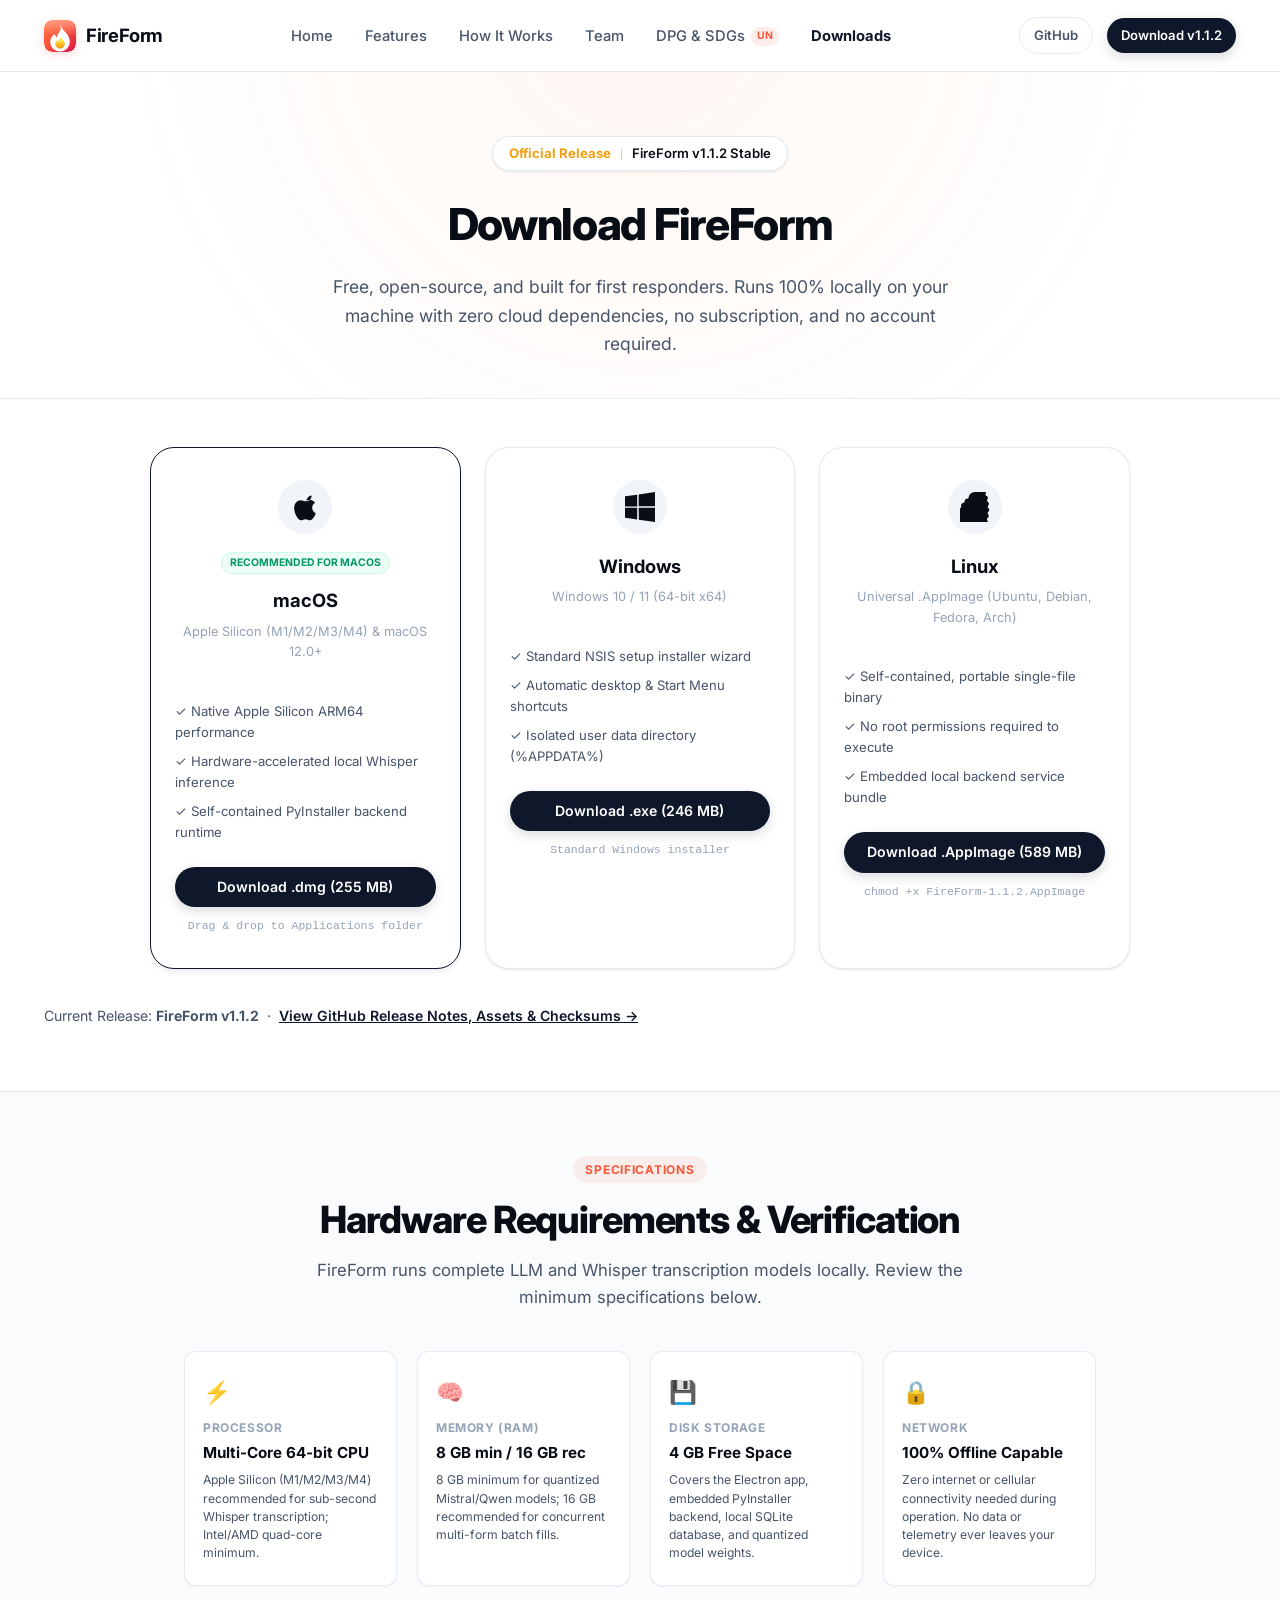
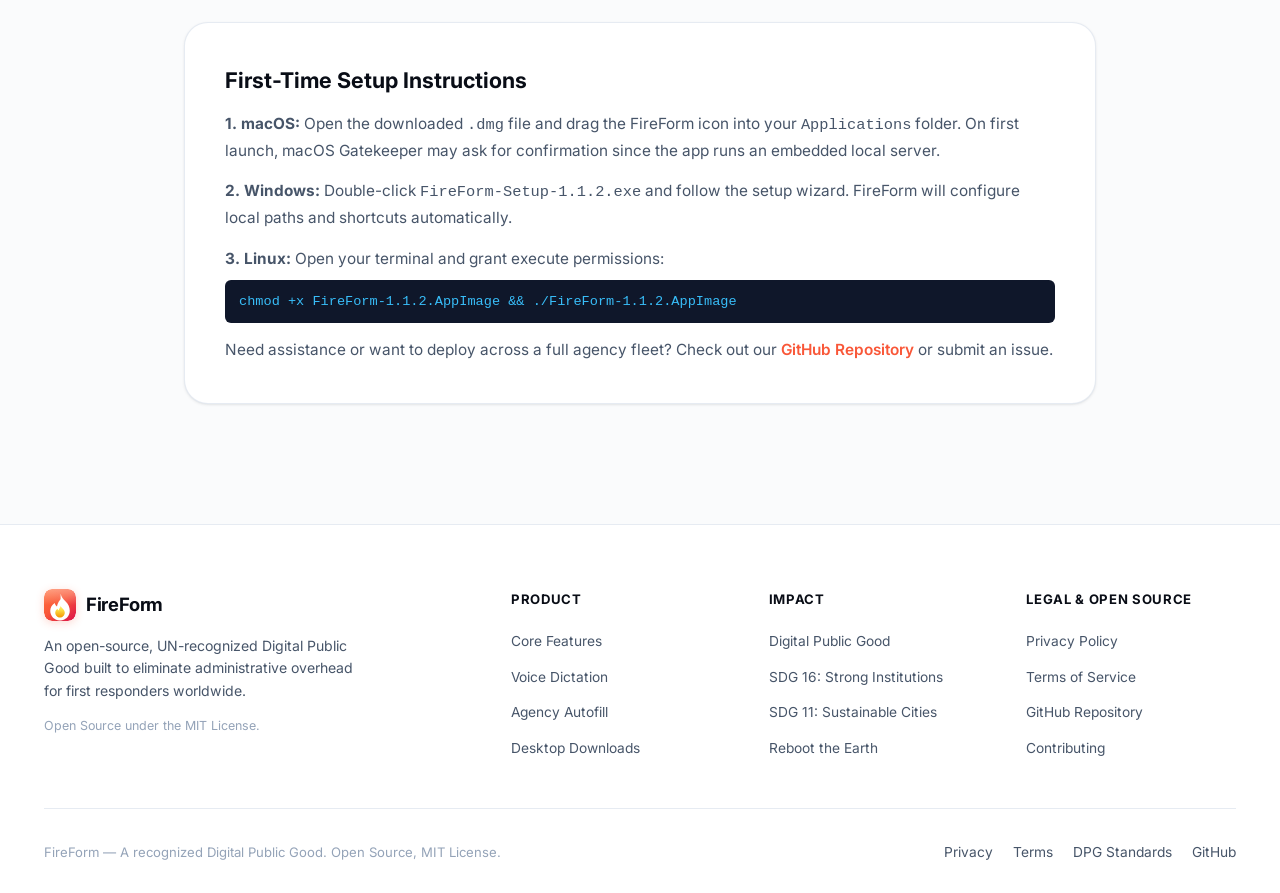
<file: download.html>
<!DOCTYPE html>
<html lang="en">

<head>
  <meta charset="UTF-8">
  <meta name="viewport" content="width=device-width, initial-scale=1.0">
  <title>Download FireForm — Offline AI Incident Reporting for Desktop</title>
  <meta name="description"
    content="Download FireForm for macOS, Windows, and Linux. Free, open-source, and 100% offline incident reporting powered by local AI.">
  <link rel="icon" type="image/svg+xml" href="assets/logo.svg">
  <link rel="icon" type="image/png" href="assets/icon.png">
  <link rel="stylesheet" href="styles.css">
  <link rel="preconnect" href="https://fonts.googleapis.com">
  <link rel="preconnect" href="https://fonts.gstatic.com" crossorigin>
  <link
    href="https://fonts.googleapis.com/css2?family=Inter:wght@400;500;600;700;800&family=JetBrains+Mono:wght@400;500;600&display=swap"
    rel="stylesheet">
</head>

<body>

  <!-- Top Sticky Navigation Bar -->
  <header class="site-header">
    <div class="container">
      <div class="header-inner">
        <!-- Logo and Brand -->
        <a href="index.html" class="brand-link" id="brand-home-link">
          <div class="brand-icon-box">
            <img src="assets/logo.svg" alt="FireForm Logo" width="30" height="30">
          </div>
          <span>FireForm</span>

        </a>

        <!-- Center Nav Items -->
        <ul class="nav-menu">
          <li><a href="index.html" class="nav-link">Home</a></li>
          <li><a href="index.html#features" class="nav-link">Features</a></li>
          <li><a href="index.html#how-it-works" class="nav-link">How It Works</a></li>
          <li><a href="index.html#creators" class="nav-link">Team</a></li>
          <li><a href="dpg.html" class="nav-link">DPG & SDGs <span class="badge-new">UN</span></a></li>
          <li><a href="download.html" class="nav-link active"
              style="color: var(--color-brand-primary); font-weight: 700;">Downloads</a></li>
        </ul>

        <!-- Right Action CTAs -->
        <div class="header-actions">
          <a href="https://github.com/fireform-core/FireForm" target="_blank" rel="noopener noreferrer"
            class="btn btn-outline btn-sm">
            <span>GitHub</span>
          </a>
          <a href="download.html" class="btn btn-primary btn-sm">
            <span>Download v1.1.2</span>
          </a>
          <button class="mobile-toggle" aria-label="Toggle navigation menu">
            <svg width="20" height="20" viewBox="0 0 24 24" fill="none" stroke="currentColor" stroke-width="2">
              <line x1="3" y1="12" x2="21" y2="12"></line>
              <line x1="3" y1="6" x2="21" y2="6"></line>
              <line x1="3" y1="18" x2="21" y2="18"></line>
            </svg>
          </button>
        </div>
      </div>
    </div>
  </header>

  <!-- Download Page Header -->
  <section class="doc-page-header">
    <div class="container container-narrow">
      <div class="hero-award-badge" style="margin-bottom: 18px;">
        <span class="badge-stars">Official Release</span>
        <span class="badge-divider"></span>
        <span class="badge-text">FireForm v1.1.2 Stable</span>
      </div>
      <h1 class="doc-page-title">Download FireForm</h1>
      <p class="doc-page-subtitle">
        Free, open-source, and built for first responders. Runs 100% locally on your machine with zero cloud
        dependencies, no subscription, and no account required.
      </p>
    </div>
  </section>

  <!-- Download Cards Section -->
  <section class="download-page-section">
    <div class="container">
      <div class="download-cards-grid">

        <!-- macOS Card -->
        <div class="download-platform-card download-card-featured">
          <div class="platform-icon-circle">
            <svg width="32" height="32" viewBox="0 0 24 24" fill="currentColor">
              <path
                d="M18.71 19.5c-.83 1.24-1.71 2.45-3.05 2.47-1.34.03-1.77-.79-3.29-.79-1.53 0-2 .77-3.27.82-1.31.05-2.3-1.32-3.14-2.53C4.25 17 2.94 12.45 4.7 9.39c.87-1.52 2.43-2.48 4.12-2.51 1.28-.02 2.5.87 3.29.87.78 0 2.26-1.07 3.81-.91.65.03 2.47.26 3.64 1.98-.09.06-2.17 1.28-2.15 3.81.03 3.02 2.65 4.03 2.68 4.04-.03.07-.42 1.44-1.38 2.83M15.97 6.37c.64-.78 1.08-1.86.96-2.95-1 .04-2.13.66-2.8 1.44-.59.68-1.11 1.77-.97 2.83 1.12.09 2.18-.54 2.81-1.32z" />
            </svg>
          </div>
          <div class="platform-badge-pill">Recommended for macOS</div>
          <div class="platform-name">macOS</div>
          <div class="platform-specs">Apple Silicon (M1/M2/M3/M4) & macOS 12.0+</div>

          <ul class="download-feature-list">
            <li>✓ Native Apple Silicon ARM64 performance</li>
            <li>✓ Hardware-accelerated local Whisper inference</li>
            <li>✓ Self-contained PyInstaller backend runtime</li>
          </ul>

          <a href="https://github.com/fireform-core/fireform-frontend/releases/download/v1.1.2/FireForm-1.1.2-arm64.dmg"
            class="btn btn-primary btn-block">
            <span>Download .dmg (255 MB)</span>
          </a>
          <div class="download-subnote">Drag & drop to Applications folder</div>
        </div>

        <!-- Windows Card -->
        <div class="download-platform-card">
          <div class="platform-icon-circle">
            <svg width="30" height="30" viewBox="0 0 24 24" fill="currentColor">
              <path
                d="M0 3.449L9.75 2.1v9.451H0m10.949-9.602L24 0v11.4H10.949M0 12.6h9.75v9.451L0 20.699M10.949 12.6H24V24l-12.9-1.801" />
            </svg>
          </div>
          <div class="platform-name">Windows</div>
          <div class="platform-specs">Windows 10 / 11 (64-bit x64)</div>

          <ul class="download-feature-list">
            <li>✓ Standard NSIS setup installer wizard</li>
            <li>✓ Automatic desktop & Start Menu shortcuts</li>
            <li>✓ Isolated user data directory (%APPDATA%)</li>
          </ul>

          <a href="https://github.com/fireform-core/fireform-frontend/releases/download/v1.1.2/FireForm-Setup-1.1.2.exe"
            class="btn btn-primary btn-block">
            <span>Download .exe (246 MB)</span>
          </a>
          <div class="download-subnote">Standard Windows installer</div>
        </div>

        <!-- Linux Card -->
        <div class="download-platform-card">
          <div class="platform-icon-circle">
            <svg width="30" height="30" viewBox="0 0 24 24" fill="currentColor">
              <path
                d="M12.002 0c-2.317 0-4.322 1.34-4.887 3.328l-.348 1.258c-.14.502-.63.844-1.15.802-.82-.066-1.554.437-1.727 1.25l-.26 1.22c-.115.545-.584.938-1.139.954-.88.026-1.58.74-1.564 1.62l.024 1.312c.01.56-.372 1.054-.926 1.196-.807.208-1.295.993-1.132 1.815l.238 1.2c.11.556-.204 1.107-.745 1.294-.787.272-1.218 1.108-.99 1.916l.322 1.144c.152.54-.108 1.118-.622 1.365-.75.362-1.077 1.246-.75 2.032.327.786 1.21 1.114 1.996.75l1.178-.545c.504-.233 1.102-.02 1.37.487.394.747 1.29 1.025 2.054.636l1.108-.564c.5-.255 1.107-.073 1.402.417.435.723 1.354.954 2.107.53l1.118-.627c.488-.274 1.103-.134 1.43.326.48.675 1.42.85 2.152.4l1.09-.67c.48-.295 1.1-.19 1.45.242.52.64 1.47.74 2.18.23l1.03-.73c.47-.33 1.1-.26 1.48.16.56.6 1.52.65 2.2.11.69-.53.75-1.5.15-2.2-.42-.48-.41-1.21.03-1.68l.8-.85c.6-.64.55-1.63-.12-2.21-.49-.43-.57-1.16-.18-1.68l.74-.98c.55-.73.4-1.74-.34-2.27-.53-.38-.7-1.09-.4-1.65l.59-1.1c.42-.78.14-1.74-.63-2.19-.58-.33-.84-1.01-.6-1.61l.46-1.15c.34-.84-.07-1.8-.9-2.14-.62-.25-.97-.88-.82-1.53l.28-1.21c.21-.89-.35-1.76-1.24-1.97-.66-.16-1.1-.73-1.04-1.4l.1-1.23c.08-.92-.61-1.71-1.53-1.76-.68-.04-1.22-.55-1.28-1.23l-.11-1.23c-.09-.96-.9-1.69-1.86-1.64-.69.04-1.29-.44-1.41-1.12l-.22-1.24C16.89 1.32 14.88 0 12.56 0h-.56z" />
            </svg>
          </div>
          <div class="platform-name">Linux</div>
          <div class="platform-specs">Universal .AppImage (Ubuntu, Debian, Fedora, Arch)</div>

          <ul class="download-feature-list">
            <li>✓ Self-contained, portable single-file binary</li>
            <li>✓ No root permissions required to execute</li>
            <li>✓ Embedded local backend service bundle</li>
          </ul>

          <a href="https://github.com/fireform-core/fireform-frontend/releases/download/v1.1.2/FireForm-1.1.2.AppImage"
            class="btn btn-primary btn-block">
            <span>Download .AppImage (589 MB)</span>
          </a>
          <div class="download-subnote">chmod +x FireForm-1.1.2.AppImage</div>
        </div>

      </div>

      <!-- Release Checksum Banner -->
      <div class="release-notes-banner" style="margin-top: 36px;">
        Current Release: <strong>FireForm v1.1.2</strong> &nbsp;·&nbsp;
        <a href="https://github.com/fireform-core/fireform-frontend/releases/tag/v1.1.2" target="_blank"
          rel="noopener noreferrer">
          View GitHub Release Notes, Assets &amp; Checksums →
        </a>
      </div>
    </div>
  </section>

  <!-- System Requirements & Architecture Specifications -->
  <section class="download-details-section">
    <div class="container container-narrow">
      <div class="section-head" style="margin-bottom: 40px;">
        <span class="section-pill">Specifications</span>
        <h2 class="section-title">Hardware Requirements &amp; Verification</h2>
        <p class="section-subtitle">
          FireForm runs complete LLM and Whisper transcription models locally. Review the minimum specifications below.
        </p>
      </div>

      <div class="specs-grid">
        <div class="spec-card">
          <div class="spec-icon">⚡</div>
          <div class="spec-title">Processor</div>
          <div class="spec-val">Multi-Core 64-bit CPU</div>
          <div class="spec-desc">Apple Silicon (M1/M2/M3/M4) recommended for sub-second Whisper transcription; Intel/AMD
            quad-core minimum.</div>
        </div>

        <div class="spec-card">
          <div class="spec-icon">🧠</div>
          <div class="spec-title">Memory (RAM)</div>
          <div class="spec-val">8 GB min / 16 GB rec</div>
          <div class="spec-desc">8 GB minimum for quantized Mistral/Qwen models; 16 GB recommended for concurrent
            multi-form batch fills.</div>
        </div>

        <div class="spec-card">
          <div class="spec-icon">💾</div>
          <div class="spec-title">Disk Storage</div>
          <div class="spec-val">4 GB Free Space</div>
          <div class="spec-desc">Covers the Electron app, embedded PyInstaller backend, local SQLite database, and
            quantized model weights.</div>
        </div>

        <div class="spec-card">
          <div class="spec-icon">🔒</div>
          <div class="spec-title">Network</div>
          <div class="spec-val">100% Offline Capable</div>
          <div class="spec-desc">Zero internet or cellular connectivity needed during operation. No data or telemetry
            ever leaves your device.</div>
        </div>
      </div>

      <!-- Installation Guide Card -->
      <div class="doc-card" style="margin-top: 36px;">
        <h2>First-Time Setup Instructions</h2>
        <p>
          <strong>1. macOS:</strong> Open the downloaded <code>.dmg</code> file and drag the FireForm icon into your
          <code>Applications</code> folder. On first launch, macOS Gatekeeper may ask for confirmation since the app
          runs an embedded local server.
        </p>
        <p>
          <strong>2. Windows:</strong> Double-click <code>FireForm-Setup-1.1.2.exe</code> and follow the setup wizard.
          FireForm will configure local paths and shortcuts automatically.
        </p>
        <p>
          <strong>3. Linux:</strong> Open your terminal and grant execute permissions:
          <br>
          <code
            style="display: block; margin-top: 8px; padding: 10px 14px; background: #0f172a; color: #38bdf8; border-radius: 6px; font-family: var(--font-mono); font-size: 0.85rem;">chmod +x FireForm-1.1.2.AppImage && ./FireForm-1.1.2.AppImage</code>
        </p>
        <p style="margin-top: 14px;">
          Need assistance or want to deploy across a full agency fleet? Check out our
          <a href="https://github.com/fireform-core/FireForm" target="_blank" rel="noopener noreferrer"
            style="color: var(--color-accent-flame); font-weight: 600;">GitHub Repository</a> or submit an issue.
        </p>
      </div>
    </div>
  </section>

  <!-- Modern Clean Footer -->
  <footer class="site-footer">
    <div class="container">
      <div class="footer-top-grid">
        <!-- Brand Info -->
        <div class="footer-brand-info">
          <a href="index.html" class="brand-link">
            <div class="brand-icon-box">
              <img src="assets/logo.svg" alt="FireForm Logo" width="28" height="28">
            </div>
            <span>FireForm</span>
          </a>
          <p class="footer-desc">
            An open-source, UN-recognized Digital Public Good built to eliminate administrative overhead for first
            responders worldwide.
          </p>
          <div style="font-size: 0.78rem; color: #94a3b8;">
            Open Source under the MIT License.
          </div>
        </div>

        <!-- Product -->
        <div>
          <div class="footer-col-title">Product</div>
          <ul class="footer-nav-list">
            <li><a href="index.html#features" class="footer-nav-link">Core Features</a></li>
            <li><a href="index.html#how-it-works" class="footer-nav-link">Voice Dictation</a></li>
            <li><a href="index.html#agencies" class="footer-nav-link">Agency Autofill</a></li>
            <li><a href="download.html" class="footer-nav-link">Desktop Downloads</a></li>
          </ul>
        </div>

        <!-- Impact & Standards -->
        <div>
          <div class="footer-col-title">Impact</div>
          <ul class="footer-nav-list">
            <li><a href="dpg.html" class="footer-nav-link">Digital Public Good</a></li>
            <li><a href="dpg.html#sdg16" class="footer-nav-link">SDG 16: Strong Institutions</a></li>
            <li><a href="dpg.html#sdg11" class="footer-nav-link">SDG 11: Sustainable Cities</a></li>
            <li><a href="https://github.com/fireform-core/FireForm" target="_blank" rel="noopener noreferrer"
                class="footer-nav-link">Reboot the Earth</a></li>
          </ul>
        </div>

        <!-- Resources & Legal -->
        <div>
          <div class="footer-col-title">Legal & Open Source</div>
          <ul class="footer-nav-list">
            <li><a href="privacy.html" class="footer-nav-link">Privacy Policy</a></li>
            <li><a href="terms.html" class="footer-nav-link">Terms of Service</a></li>
            <li><a href="https://github.com/fireform-core/FireForm" target="_blank" rel="noopener noreferrer"
                class="footer-nav-link">GitHub Repository</a></li>
            <li><a href="https://github.com/fireform-core/FireForm/blob/main/CONTRIBUTING.md" target="_blank"
                rel="noopener noreferrer" class="footer-nav-link">Contributing</a></li>
          </ul>
        </div>
      </div>

      <div class="footer-bottom-bar">
        <div>
          FireForm — A recognized Digital Public Good. Open Source, MIT License.
        </div>
        <div class="footer-bottom-links">
          <a href="privacy.html" class="footer-nav-link">Privacy</a>
          <a href="terms.html" class="footer-nav-link">Terms</a>
          <a href="dpg.html" class="footer-nav-link">DPG Standards</a>
          <a href="https://github.com/fireform-core/FireForm" class="footer-nav-link" target="_blank"
            rel="noopener noreferrer">GitHub</a>
        </div>
      </div>
    </div>
  </footer>

  <script src="script.js"></script>
</body>

</html>
</file>
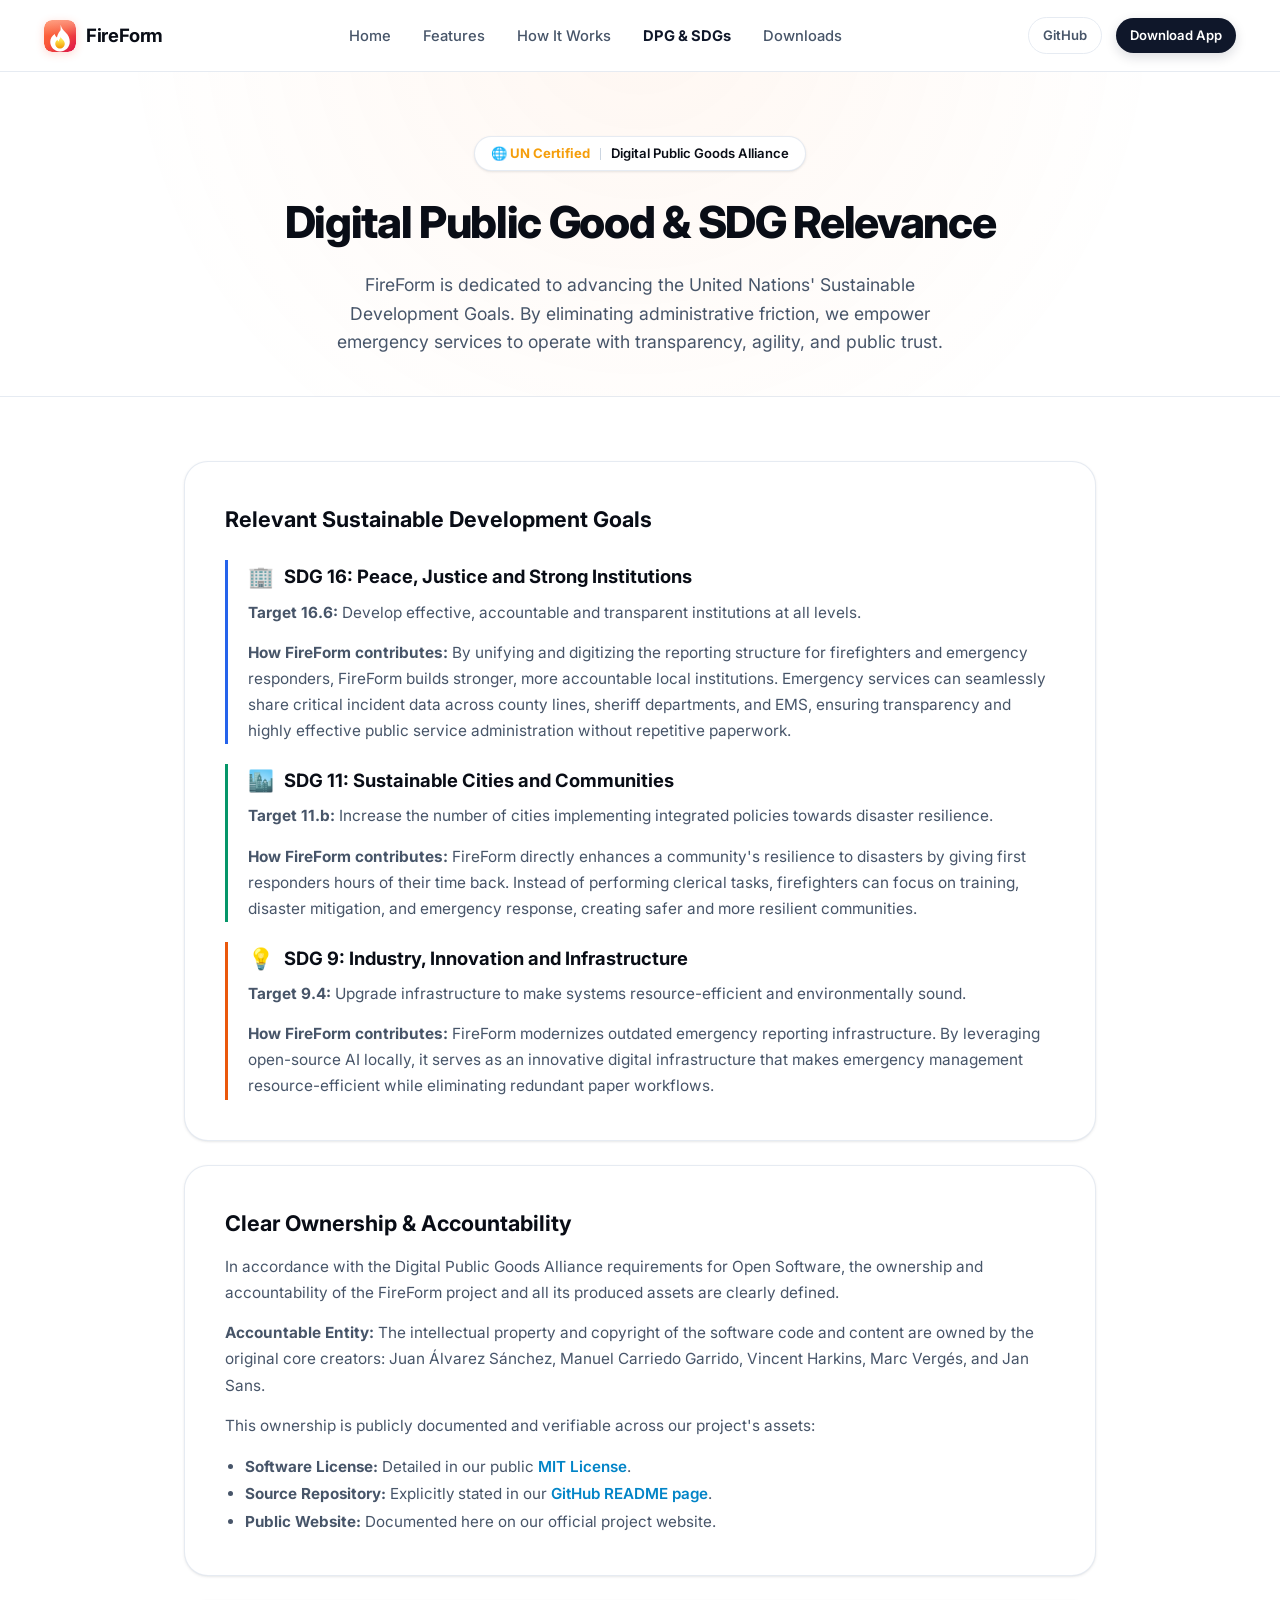
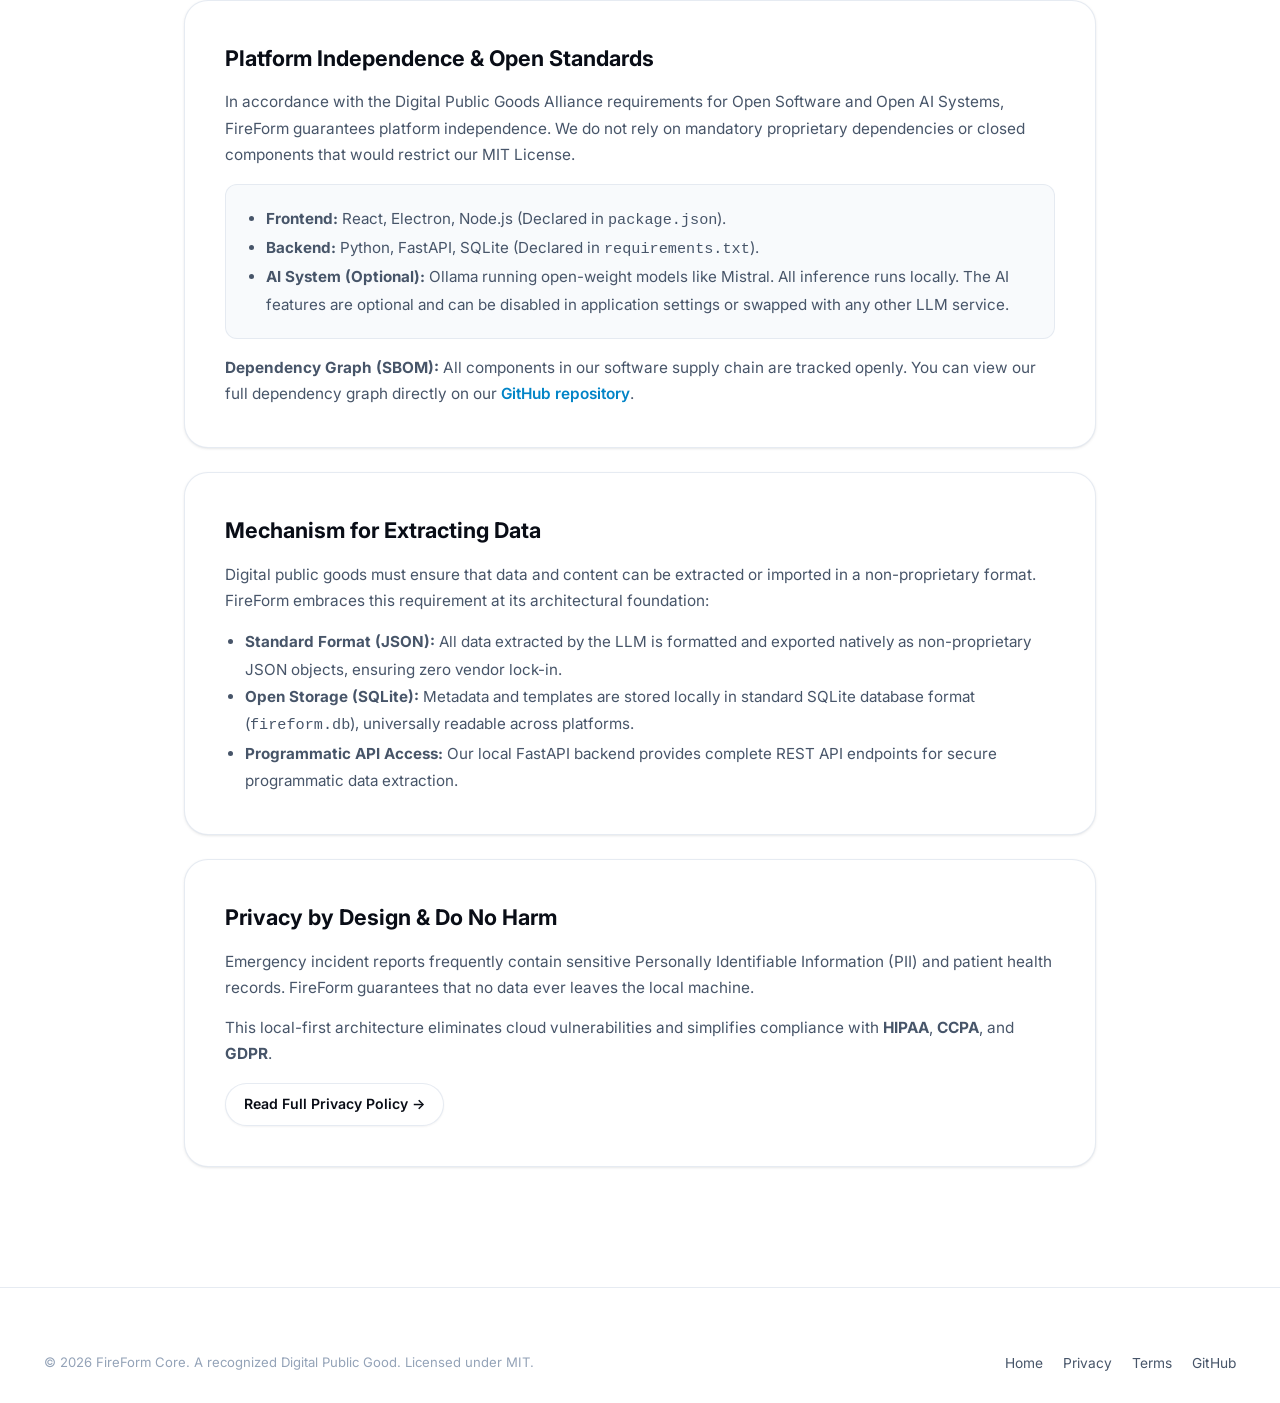
<file: dpg.html>
<!DOCTYPE html>
<html lang="en">
<head>
  <meta charset="UTF-8">
  <meta name="viewport" content="width=device-width, initial-scale=1.0">
  <title>Digital Public Good & SDG Relevance — FireForm</title>
  <meta name="description" content="FireForm is an open-source, UN-recognized Digital Public Good advancing UN Sustainable Development Goals (SDGs) 16, 11, and 9.">
  <link rel="icon" type="image/svg+xml" href="assets/logo.svg">
  <link rel="stylesheet" href="styles.css">
  <link rel="preconnect" href="https://fonts.googleapis.com">
  <link rel="preconnect" href="https://fonts.gstatic.com" crossorigin>
  <link href="https://fonts.googleapis.com/css2?family=Inter:wght@400;500;600;700;800&family=JetBrains+Mono:wght@400;500;600&display=swap" rel="stylesheet">
</head>
<body>

  <!-- Top Sticky Header -->
  <header class="site-header">
    <div class="container">
      <div class="header-inner">
        <a href="index.html" class="brand-link">
          <div class="brand-icon-box">
            <img src="assets/logo.svg" alt="FireForm Logo" width="30" height="30">
          </div>
          <span>FireForm</span>
          
        </a>

        <ul class="nav-menu">
          <li><a href="index.html" class="nav-link">Home</a></li>
          <li><a href="index.html#features" class="nav-link">Features</a></li>
          <li><a href="index.html#how-it-works" class="nav-link">How It Works</a></li>
          <li><a href="dpg.html" class="nav-link" style="color: var(--color-brand-primary); font-weight: 700;">DPG & SDGs</a></li>
          <li><a href="download.html" class="nav-link">Downloads</a></li>
        </ul>

        <div class="header-actions">
          <a href="https://github.com/fireform-core/FireForm" target="_blank" rel="noopener noreferrer" class="btn btn-outline btn-sm">GitHub</a>
          <a href="download.html" class="btn btn-primary btn-sm">Download App</a>
          <button class="mobile-toggle" aria-label="Toggle navigation menu">
            <svg width="20" height="20" viewBox="0 0 24 24" fill="none" stroke="currentColor" stroke-width="2">
              <line x1="3" y1="12" x2="21" y2="12"></line>
              <line x1="3" y1="6" x2="21" y2="6"></line>
              <line x1="3" y1="18" x2="21" y2="18"></line>
            </svg>
          </button>
        </div>
      </div>
    </div>
  </header>

  <!-- Page Header -->
  <section class="doc-page-header">
    <div class="container container-narrow">
      <div class="hero-award-badge" style="margin-bottom: 16px;">
        <span class="badge-stars">🌐 UN Certified</span>
        <span class="badge-divider"></span>
        <span class="badge-text">Digital Public Goods Alliance</span>
      </div>
      <h1 class="doc-page-title">Digital Public Good & SDG Relevance</h1>
      <p class="doc-page-subtitle">
        FireForm is dedicated to advancing the United Nations' Sustainable Development Goals. By eliminating administrative friction, we empower emergency services to operate with transparency, agility, and public trust.
      </p>
    </div>
  </section>

  <!-- Main Content Cards -->
  <main class="doc-content-body">
    <div class="container container-narrow">

      <!-- SDG Contributions -->
      <div class="doc-card" id="sdgs">
        <h2>Relevant Sustainable Development Goals</h2>
        
        <div style="margin-top: 24px; display: flex; flex-direction: column; gap: 20px;">
          <!-- SDG 16 -->
          <div style="border-left: 3px solid #2563eb; padding-left: 20px;" id="sdg16">
            <div style="display: flex; align-items: center; gap: 10px; margin-bottom: 6px;">
              <span style="font-size: 1.3rem;">🏢</span>
              <h3 style="font-size: 1.15rem; margin-bottom: 0;">SDG 16: Peace, Justice and Strong Institutions</h3>
            </div>
            <p><strong>Target 16.6:</strong> Develop effective, accountable and transparent institutions at all levels.</p>
            <p><strong>How FireForm contributes:</strong> By unifying and digitizing the reporting structure for firefighters and emergency responders, FireForm builds stronger, more accountable local institutions. Emergency services can seamlessly share critical incident data across county lines, sheriff departments, and EMS, ensuring transparency and highly effective public service administration without repetitive paperwork.</p>
          </div>

          <!-- SDG 11 -->
          <div style="border-left: 3px solid #059669; padding-left: 20px;" id="sdg11">
            <div style="display: flex; align-items: center; gap: 10px; margin-bottom: 6px;">
              <span style="font-size: 1.3rem;">🏙️</span>
              <h3 style="font-size: 1.15rem; margin-bottom: 0;">SDG 11: Sustainable Cities and Communities</h3>
            </div>
            <p><strong>Target 11.b:</strong> Increase the number of cities implementing integrated policies towards disaster resilience.</p>
            <p><strong>How FireForm contributes:</strong> FireForm directly enhances a community's resilience to disasters by giving first responders hours of their time back. Instead of performing clerical tasks, firefighters can focus on training, disaster mitigation, and emergency response, creating safer and more resilient communities.</p>
          </div>

          <!-- SDG 9 -->
          <div style="border-left: 3px solid #ea580c; padding-left: 20px;">
            <div style="display: flex; align-items: center; gap: 10px; margin-bottom: 6px;">
              <span style="font-size: 1.3rem;">💡</span>
              <h3 style="font-size: 1.15rem; margin-bottom: 0;">SDG 9: Industry, Innovation and Infrastructure</h3>
            </div>
            <p><strong>Target 9.4:</strong> Upgrade infrastructure to make systems resource-efficient and environmentally sound.</p>
            <p><strong>How FireForm contributes:</strong> FireForm modernizes outdated emergency reporting infrastructure. By leveraging open-source AI locally, it serves as an innovative digital infrastructure that makes emergency management resource-efficient while eliminating redundant paper workflows.</p>
          </div>
        </div>
      </div>

      <!-- Clear Ownership & Accountability -->
      <div class="doc-card">
        <h2>Clear Ownership & Accountability</h2>
        <p>
          In accordance with the Digital Public Goods Alliance requirements for Open Software, the ownership and accountability of the FireForm project and all its produced assets are clearly defined.
        </p>
        <p>
          <strong>Accountable Entity:</strong> The intellectual property and copyright of the software code and content are owned by the original core creators: Juan Álvarez Sánchez, Manuel Carriedo Garrido, Vincent Harkins, Marc Vergés, and Jan Sans.
        </p>
        <p>This ownership is publicly documented and verifiable across our project's assets:</p>
        <ul style="margin-left: 20px; margin-top: 10px; line-height: 1.8; color: var(--text-secondary); font-size: 0.95rem;">
          <li><strong>Software License:</strong> Detailed in our public <a href="https://github.com/fireform-core/FireForm/blob/main/LICENSE" target="_blank" style="color: var(--color-accent-blue); font-weight: 600;">MIT License</a>.</li>
          <li><strong>Source Repository:</strong> Explicitly stated in our <a href="https://github.com/fireform-core/FireForm#readme" target="_blank" style="color: var(--color-accent-blue); font-weight: 600;">GitHub README page</a>.</li>
          <li><strong>Public Website:</strong> Documented here on our official project website.</li>
        </ul>
      </div>

      <!-- Platform Independence -->
      <div class="doc-card">
        <h2>Platform Independence & Open Standards</h2>
        <p>
          In accordance with the Digital Public Goods Alliance requirements for Open Software and Open AI Systems, FireForm guarantees platform independence. We do not rely on mandatory proprietary dependencies or closed components that would restrict our MIT License.
        </p>
        <div style="background: #f8fafc; border: 1px solid var(--border-light); border-radius: 12px; padding: 20px; margin: 16px 0;">
          <ul style="margin-left: 20px; line-height: 1.8; color: var(--text-secondary); font-size: 0.95rem;">
            <li><strong>Frontend:</strong> React, Electron, Node.js (Declared in <code>package.json</code>).</li>
            <li><strong>Backend:</strong> Python, FastAPI, SQLite (Declared in <code>requirements.txt</code>).</li>
            <li><strong>AI System (Optional):</strong> Ollama running open-weight models like Mistral. All inference runs locally. The AI features are optional and can be disabled in application settings or swapped with any other LLM service.</li>
          </ul>
        </div>
        <p>
          <strong>Dependency Graph (SBOM):</strong> All components in our software supply chain are tracked openly. You can view our full dependency graph directly on our <a href="https://github.com/fireform-core/FireForm/network/dependencies" target="_blank" style="color: var(--color-accent-blue); font-weight: 600;">GitHub repository</a>.
        </p>
      </div>

      <!-- Mechanism for Extracting Data -->
      <div class="doc-card">
        <h2>Mechanism for Extracting Data</h2>
        <p>
          Digital public goods must ensure that data and content can be extracted or imported in a non-proprietary format. FireForm embraces this requirement at its architectural foundation:
        </p>
        <ul style="margin-left: 20px; line-height: 1.8; color: var(--text-secondary); font-size: 0.95rem; margin-top: 10px;">
          <li><strong>Standard Format (JSON):</strong> All data extracted by the LLM is formatted and exported natively as non-proprietary JSON objects, ensuring zero vendor lock-in.</li>
          <li><strong>Open Storage (SQLite):</strong> Metadata and templates are stored locally in standard SQLite database format (<code>fireform.db</code>), universally readable across platforms.</li>
          <li><strong>Programmatic API Access:</strong> Our local FastAPI backend provides complete REST API endpoints for secure programmatic data extraction.</li>
        </ul>
      </div>

      <!-- Privacy & Do No Harm -->
      <div class="doc-card">
        <h2>Privacy by Design & Do No Harm</h2>
        <p>
          Emergency incident reports frequently contain sensitive Personally Identifiable Information (PII) and patient health records. FireForm guarantees that no data ever leaves the local machine.
        </p>
        <p>
          This local-first architecture eliminates cloud vulnerabilities and simplifies compliance with <strong>HIPAA</strong>, <strong>CCPA</strong>, and <strong>GDPR</strong>.
        </p>
        <div style="margin-top: 16px;">
          <a href="privacy.html" class="btn btn-secondary">Read Full Privacy Policy →</a>
        </div>
      </div>

    </div>
  </main>

  <!-- Clean Modern Footer -->
  <footer class="site-footer">
    <div class="container">
      <div class="footer-bottom-bar" style="border-top: none; padding-top: 0;">
        <div>© 2026 FireForm Core. A recognized Digital Public Good. Licensed under MIT.</div>
        <div class="footer-bottom-links">
          <a href="index.html" class="footer-nav-link">Home</a>
          <a href="privacy.html" class="footer-nav-link">Privacy</a>
          <a href="terms.html" class="footer-nav-link">Terms</a>
          <a href="https://github.com/fireform-core/FireForm" class="footer-nav-link" target="_blank" rel="noopener noreferrer">GitHub</a>
        </div>
      </div>
    </div>
  </footer>

  <script src="script.js"></script>
</body>
</html>
</file>
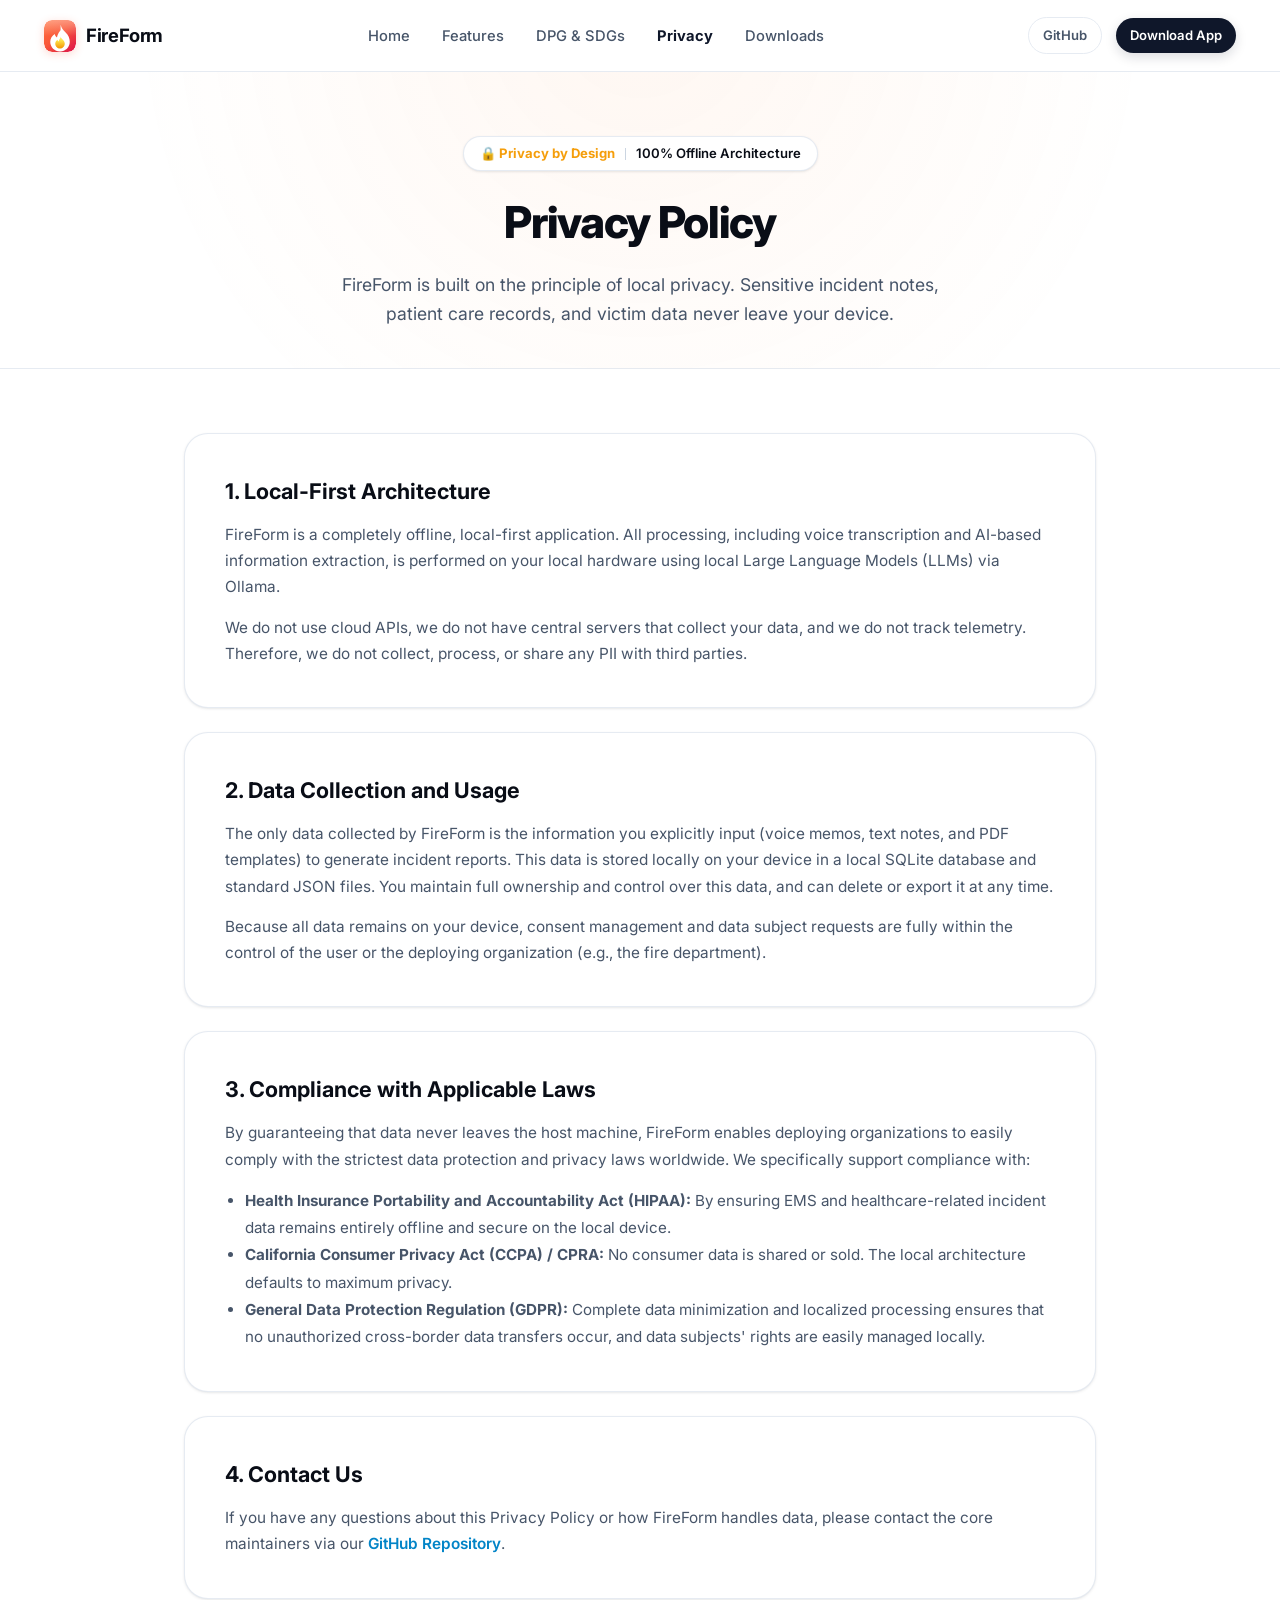
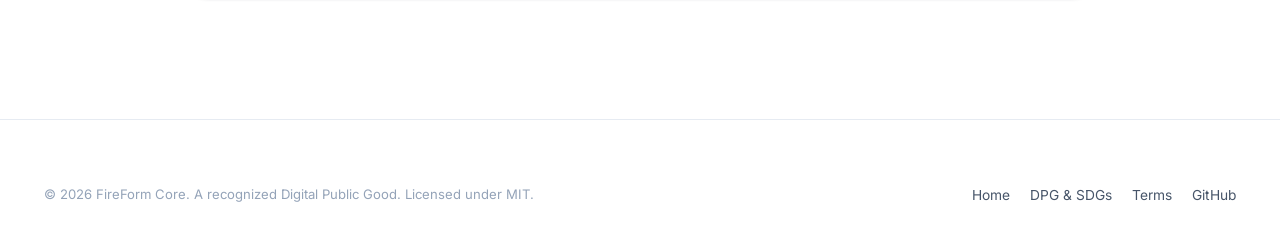
<file: privacy.html>
<!DOCTYPE html>
<html lang="en">
<head>
  <meta charset="UTF-8">
  <meta name="viewport" content="width=device-width, initial-scale=1.0">
  <title>Privacy Policy — FireForm</title>
  <meta name="description" content="FireForm Privacy Policy. Learn how our local-first architecture protects incident and medical data by design.">
  <link rel="icon" type="image/svg+xml" href="assets/logo.svg">
  <link rel="stylesheet" href="styles.css">
  <link rel="preconnect" href="https://fonts.googleapis.com">
  <link rel="preconnect" href="https://fonts.gstatic.com" crossorigin>
  <link href="https://fonts.googleapis.com/css2?family=Inter:wght@400;500;600;700;800&family=JetBrains+Mono:wght@400;500;600&display=swap" rel="stylesheet">
</head>
<body>

  <!-- Top Sticky Header -->
  <header class="site-header">
    <div class="container">
      <div class="header-inner">
        <a href="index.html" class="brand-link">
          <div class="brand-icon-box">
            <img src="assets/logo.svg" alt="FireForm Logo" width="30" height="30">
          </div>
          <span>FireForm</span>
          
        </a>

        <ul class="nav-menu">
          <li><a href="index.html" class="nav-link">Home</a></li>
          <li><a href="index.html#features" class="nav-link">Features</a></li>
          <li><a href="dpg.html" class="nav-link">DPG & SDGs</a></li>
          <li><a href="privacy.html" class="nav-link" style="color: var(--color-brand-primary); font-weight: 700;">Privacy</a></li>
          <li><a href="download.html" class="nav-link">Downloads</a></li>
        </ul>

        <div class="header-actions">
          <a href="https://github.com/fireform-core/FireForm" target="_blank" rel="noopener noreferrer" class="btn btn-outline btn-sm">GitHub</a>
          <a href="download.html" class="btn btn-primary btn-sm">Download App</a>
          <button class="mobile-toggle" aria-label="Toggle navigation menu">
            <svg width="20" height="20" viewBox="0 0 24 24" fill="none" stroke="currentColor" stroke-width="2">
              <line x1="3" y1="12" x2="21" y2="12"></line>
              <line x1="3" y1="6" x2="21" y2="6"></line>
              <line x1="3" y1="18" x2="21" y2="18"></line>
            </svg>
          </button>
        </div>
      </div>
    </div>
  </header>

  <!-- Page Header -->
  <section class="doc-page-header">
    <div class="container container-narrow">
      <div class="hero-award-badge" style="margin-bottom: 16px;">
        <span class="badge-stars">🔒 Privacy by Design</span>
        <span class="badge-divider"></span>
        <span class="badge-text">100% Offline Architecture</span>
      </div>
      <h1 class="doc-page-title">Privacy Policy</h1>
      <p class="doc-page-subtitle">
        FireForm is built on the principle of local privacy. Sensitive incident notes, patient care records, and victim data never leave your device.
      </p>
    </div>
  </section>

  <!-- Main Content Cards -->
  <main class="doc-content-body">
    <div class="container container-narrow">

      <div class="doc-card">
        <h2>1. Local-First Architecture</h2>
        <p>
          FireForm is a completely offline, local-first application. All processing, including voice transcription and AI-based information extraction, is performed on your local hardware using local Large Language Models (LLMs) via Ollama.
        </p>
        <p>
          We do not use cloud APIs, we do not have central servers that collect your data, and we do not track telemetry. Therefore, we do not collect, process, or share any PII with third parties.
        </p>
      </div>

      <div class="doc-card">
        <h2>2. Data Collection and Usage</h2>
        <p>
          The only data collected by FireForm is the information you explicitly input (voice memos, text notes, and PDF templates) to generate incident reports. This data is stored locally on your device in a local SQLite database and standard JSON files. You maintain full ownership and control over this data, and can delete or export it at any time.
        </p>
        <p>
          Because all data remains on your device, consent management and data subject requests are fully within the control of the user or the deploying organization (e.g., the fire department).
        </p>
      </div>

      <div class="doc-card">
        <h2>3. Compliance with Applicable Laws</h2>
        <p>
          By guaranteeing that data never leaves the host machine, FireForm enables deploying organizations to easily comply with the strictest data protection and privacy laws worldwide. We specifically support compliance with:
        </p>
        <ul style="margin-left: 20px; line-height: 1.8; color: var(--text-secondary); font-size: 0.95rem; margin-top: 10px;">
          <li><strong>Health Insurance Portability and Accountability Act (HIPAA):</strong> By ensuring EMS and healthcare-related incident data remains entirely offline and secure on the local device.</li>
          <li><strong>California Consumer Privacy Act (CCPA) / CPRA:</strong> No consumer data is shared or sold. The local architecture defaults to maximum privacy.</li>
          <li><strong>General Data Protection Regulation (GDPR):</strong> Complete data minimization and localized processing ensures that no unauthorized cross-border data transfers occur, and data subjects' rights are easily managed locally.</li>
        </ul>
      </div>

      <div class="doc-card">
        <h2>4. Contact Us</h2>
        <p>
          If you have any questions about this Privacy Policy or how FireForm handles data, please contact the core maintainers via our <a href="https://github.com/fireform-core/FireForm" target="_blank" rel="noopener noreferrer" style="color: var(--color-accent-blue); font-weight: 600;">GitHub Repository</a>.
        </p>
      </div>

    </div>
  </main>

  <!-- Clean Footer -->
  <footer class="site-footer">
    <div class="container">
      <div class="footer-bottom-bar" style="border-top: none; padding-top: 0;">
        <div>© 2026 FireForm Core. A recognized Digital Public Good. Licensed under MIT.</div>
        <div class="footer-bottom-links">
          <a href="index.html" class="footer-nav-link">Home</a>
          <a href="dpg.html" class="footer-nav-link">DPG & SDGs</a>
          <a href="terms.html" class="footer-nav-link">Terms</a>
          <a href="https://github.com/fireform-core/FireForm" class="footer-nav-link" target="_blank" rel="noopener noreferrer">GitHub</a>
        </div>
      </div>
    </div>
  </footer>

  <script src="script.js"></script>
</body>
</html>
</file>
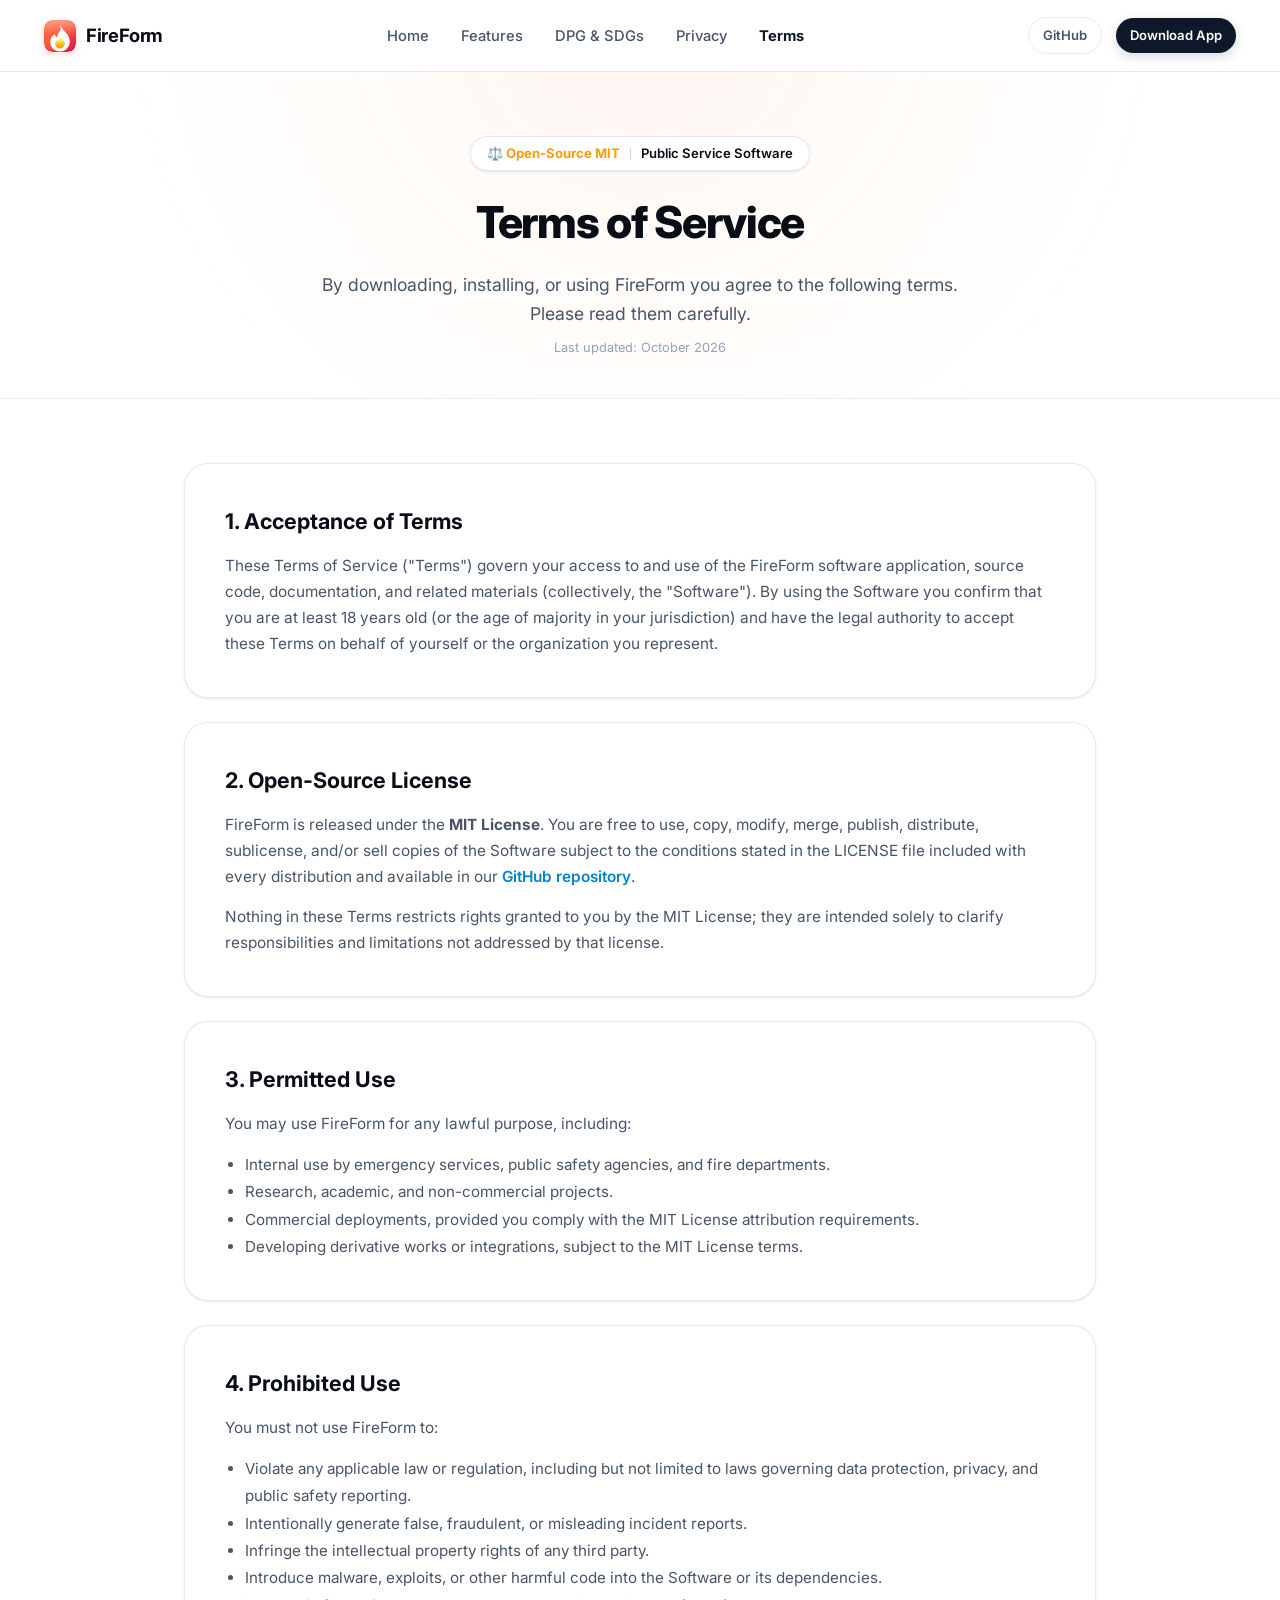
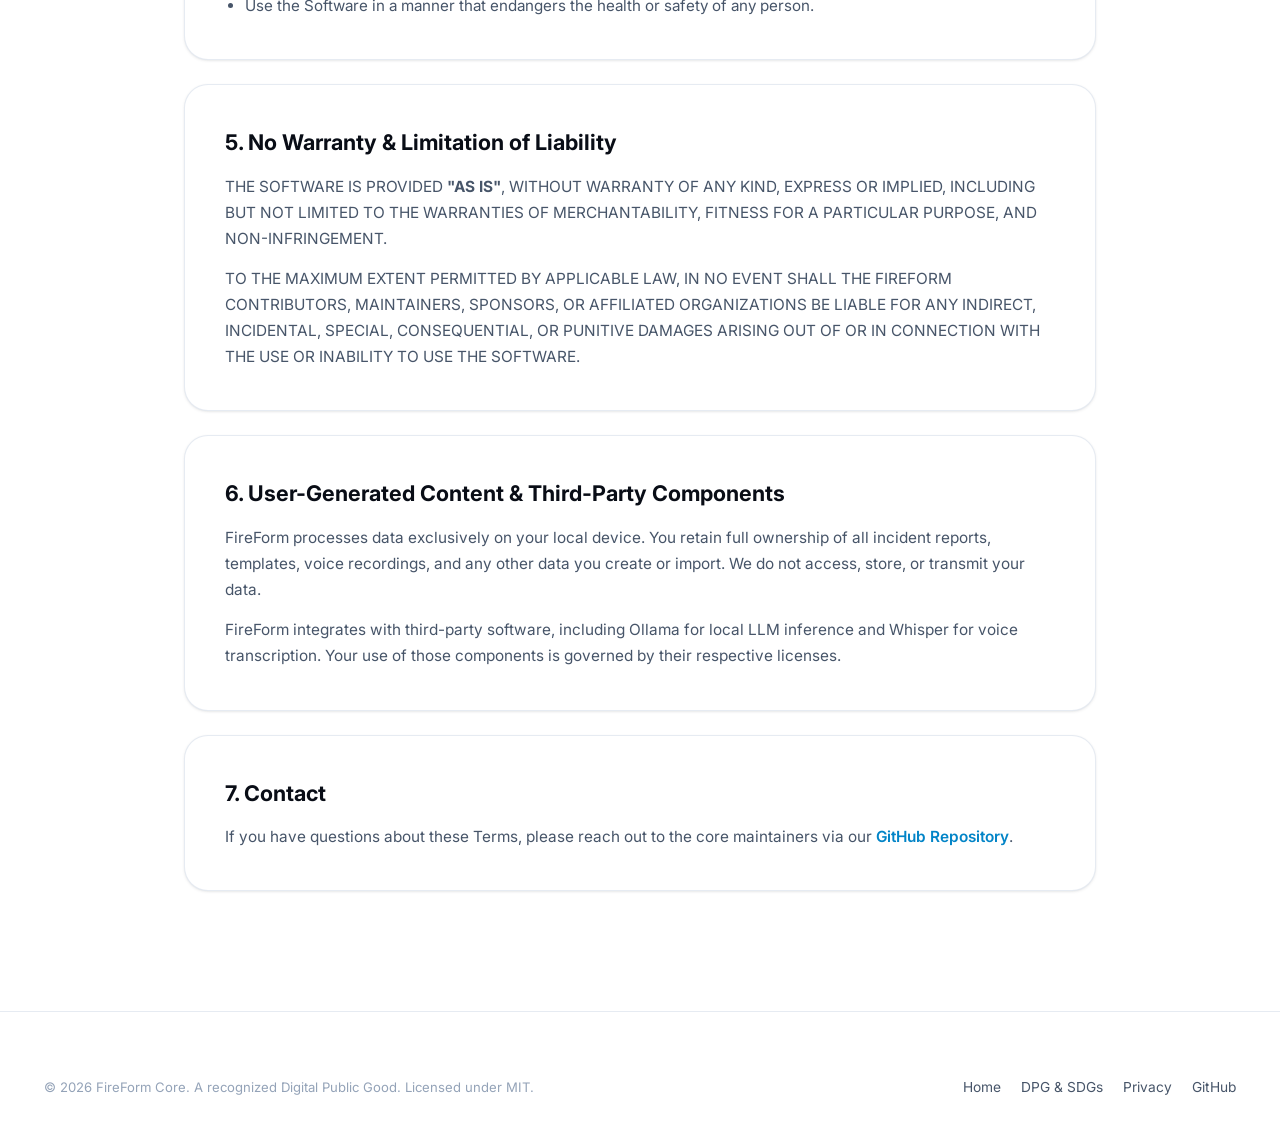
<file: terms.html>
<!DOCTYPE html>
<html lang="en">
<head>
  <meta charset="UTF-8">
  <meta name="viewport" content="width=device-width, initial-scale=1.0">
  <title>Terms of Service — FireForm</title>
  <meta name="description" content="FireForm Terms of Service. Understand the conditions under which you may use the FireForm open-source application.">
  <link rel="icon" type="image/svg+xml" href="assets/logo.svg">
  <link rel="stylesheet" href="styles.css">
  <link rel="preconnect" href="https://fonts.googleapis.com">
  <link rel="preconnect" href="https://fonts.gstatic.com" crossorigin>
  <link href="https://fonts.googleapis.com/css2?family=Inter:wght@400;500;600;700;800&family=JetBrains+Mono:wght@400;500;600&display=swap" rel="stylesheet">
</head>
<body>

  <!-- Top Sticky Header -->
  <header class="site-header">
    <div class="container">
      <div class="header-inner">
        <a href="index.html" class="brand-link">
          <div class="brand-icon-box">
            <img src="assets/logo.svg" alt="FireForm Logo" width="30" height="30">
          </div>
          <span>FireForm</span>
          
        </a>

        <ul class="nav-menu">
          <li><a href="index.html" class="nav-link">Home</a></li>
          <li><a href="index.html#features" class="nav-link">Features</a></li>
          <li><a href="dpg.html" class="nav-link">DPG & SDGs</a></li>
          <li><a href="privacy.html" class="nav-link">Privacy</a></li>
          <li><a href="terms.html" class="nav-link" style="color: var(--color-brand-primary); font-weight: 700;">Terms</a></li>
        </ul>

        <div class="header-actions">
          <a href="https://github.com/fireform-core/FireForm" target="_blank" rel="noopener noreferrer" class="btn btn-outline btn-sm">GitHub</a>
          <a href="download.html" class="btn btn-primary btn-sm">Download App</a>
          <button class="mobile-toggle" aria-label="Toggle navigation menu">
            <svg width="20" height="20" viewBox="0 0 24 24" fill="none" stroke="currentColor" stroke-width="2">
              <line x1="3" y1="12" x2="21" y2="12"></line>
              <line x1="3" y1="6" x2="21" y2="6"></line>
              <line x1="3" y1="18" x2="21" y2="18"></line>
            </svg>
          </button>
        </div>
      </div>
    </div>
  </header>

  <!-- Page Header -->
  <section class="doc-page-header">
    <div class="container container-narrow">
      <div class="hero-award-badge" style="margin-bottom: 16px;">
        <span class="badge-stars">⚖️ Open-Source MIT</span>
        <span class="badge-divider"></span>
        <span class="badge-text">Public Service Software</span>
      </div>
      <h1 class="doc-page-title">Terms of Service</h1>
      <p class="doc-page-subtitle">
        By downloading, installing, or using FireForm you agree to the following terms. Please read them carefully.
      </p>
      <div style="font-size: 0.8rem; color: var(--text-muted); margin-top: 10px;">
        Last updated: October 2026
      </div>
    </div>
  </section>

  <!-- Main Content Cards -->
  <main class="doc-content-body">
    <div class="container container-narrow">

      <div class="doc-card">
        <h2>1. Acceptance of Terms</h2>
        <p>
          These Terms of Service ("Terms") govern your access to and use of the FireForm software application, source code, documentation, and related materials (collectively, the "Software"). By using the Software you confirm that you are at least 18 years old (or the age of majority in your jurisdiction) and have the legal authority to accept these Terms on behalf of yourself or the organization you represent.
        </p>
      </div>

      <div class="doc-card">
        <h2>2. Open-Source License</h2>
        <p>
          FireForm is released under the <strong>MIT License</strong>. You are free to use, copy, modify, merge, publish, distribute, sublicense, and/or sell copies of the Software subject to the conditions stated in the LICENSE file included with every distribution and available in our <a href="https://github.com/fireform-core/FireForm/blob/main/LICENSE" target="_blank" rel="noopener noreferrer" style="color: var(--color-accent-blue); font-weight: 600;">GitHub repository</a>.
        </p>
        <p>
          Nothing in these Terms restricts rights granted to you by the MIT License; they are intended solely to clarify responsibilities and limitations not addressed by that license.
        </p>
      </div>

      <div class="doc-card">
        <h2>3. Permitted Use</h2>
        <p>You may use FireForm for any lawful purpose, including:</p>
        <ul style="margin-left: 20px; line-height: 1.8; color: var(--text-secondary); font-size: 0.95rem; margin-top: 10px;">
          <li>Internal use by emergency services, public safety agencies, and fire departments.</li>
          <li>Research, academic, and non-commercial projects.</li>
          <li>Commercial deployments, provided you comply with the MIT License attribution requirements.</li>
          <li>Developing derivative works or integrations, subject to the MIT License terms.</li>
        </ul>
      </div>

      <div class="doc-card">
        <h2>4. Prohibited Use</h2>
        <p>You must not use FireForm to:</p>
        <ul style="margin-left: 20px; line-height: 1.8; color: var(--text-secondary); font-size: 0.95rem; margin-top: 10px;">
          <li>Violate any applicable law or regulation, including but not limited to laws governing data protection, privacy, and public safety reporting.</li>
          <li>Intentionally generate false, fraudulent, or misleading incident reports.</li>
          <li>Infringe the intellectual property rights of any third party.</li>
          <li>Introduce malware, exploits, or other harmful code into the Software or its dependencies.</li>
          <li>Use the Software in a manner that endangers the health or safety of any person.</li>
        </ul>
      </div>

      <div class="doc-card">
        <h2>5. No Warranty & Limitation of Liability</h2>
        <p>
          THE SOFTWARE IS PROVIDED <strong>"AS IS"</strong>, WITHOUT WARRANTY OF ANY KIND, EXPRESS OR IMPLIED, INCLUDING BUT NOT LIMITED TO THE WARRANTIES OF MERCHANTABILITY, FITNESS FOR A PARTICULAR PURPOSE, AND NON-INFRINGEMENT.
        </p>
        <p>
          TO THE MAXIMUM EXTENT PERMITTED BY APPLICABLE LAW, IN NO EVENT SHALL THE FIREFORM CONTRIBUTORS, MAINTAINERS, SPONSORS, OR AFFILIATED ORGANIZATIONS BE LIABLE FOR ANY INDIRECT, INCIDENTAL, SPECIAL, CONSEQUENTIAL, OR PUNITIVE DAMAGES ARISING OUT OF OR IN CONNECTION WITH THE USE OR INABILITY TO USE THE SOFTWARE.
        </p>
      </div>

      <div class="doc-card">
        <h2>6. User-Generated Content & Third-Party Components</h2>
        <p>
          FireForm processes data exclusively on your local device. You retain full ownership of all incident reports, templates, voice recordings, and any other data you create or import. We do not access, store, or transmit your data.
        </p>
        <p>
          FireForm integrates with third-party software, including Ollama for local LLM inference and Whisper for voice transcription. Your use of those components is governed by their respective licenses.
        </p>
      </div>

      <div class="doc-card">
        <h2>7. Contact</h2>
        <p>
          If you have questions about these Terms, please reach out to the core maintainers via our <a href="https://github.com/fireform-core/FireForm" target="_blank" rel="noopener noreferrer" style="color: var(--color-accent-blue); font-weight: 600;">GitHub Repository</a>.
        </p>
      </div>

    </div>
  </main>

  <!-- Clean Footer -->
  <footer class="site-footer">
    <div class="container">
      <div class="footer-bottom-bar" style="border-top: none; padding-top: 0;">
        <div>© 2026 FireForm Core. A recognized Digital Public Good. Licensed under MIT.</div>
        <div class="footer-bottom-links">
          <a href="index.html" class="footer-nav-link">Home</a>
          <a href="dpg.html" class="footer-nav-link">DPG & SDGs</a>
          <a href="privacy.html" class="footer-nav-link">Privacy</a>
          <a href="https://github.com/fireform-core/FireForm" class="footer-nav-link" target="_blank" rel="noopener noreferrer">GitHub</a>
        </div>
      </div>
    </div>
  </footer>

  <script src="script.js"></script>
</body>
</html>
</file>
<file: styles.css>
/* ==========================================================================
   FireForm - Modern SaaS Design System & Stylesheet
   Inspired by clean, premium B2B productivity interfaces
   ========================================================================== */

:root {
  /* Brand Color Palette */
  --color-brand-primary: #0f172a;
  /* Deep Slate / Onyx */
  --color-brand-hover: #1e293b;
  --color-accent-flame: #f95738;
  /* FireForm Flame Orange */
  --color-accent-amber: #f59e0b;
  /* Amber Glow */
  --color-accent-red: #ef4444;
  /* Emergency Red */
  --color-accent-emerald: #10b981;
  /* Success Green */
  --color-accent-blue: #0284c7;
  /* Agency Blue */

  /* Neutral Surface & Background Colors */
  --bg-page: #ffffff;
  --bg-subtle: #f8fafc;
  --bg-surface: #ffffff;
  --bg-card: #ffffff;
  --bg-card-muted: #f8fafc;
  --bg-card-hover: #f1f5f9;

  /* Text & Typography Colors */
  --text-primary: #090d16;
  /* Crisp near-black headings */
  --text-secondary: #475569;
  /* Refined slate body */
  --text-muted: #94a3b8;
  /* Subtle metadata */
  --text-inverted: #ffffff;

  /* Borders & Dividers */
  --border-light: rgba(226, 232, 240, 0.85);
  --border-subtle: rgba(15, 23, 42, 0.06);
  --border-hover: rgba(15, 23, 42, 0.15);
  --border-focus: rgba(249, 87, 56, 0.4);

  /* Shadows */
  --shadow-xs: 0 1px 2px 0 rgba(15, 23, 42, 0.05);
  --shadow-sm: 0 1px 3px 0 rgba(15, 23, 42, 0.08), 0 1px 2px -1px rgba(15, 23, 42, 0.08);
  --shadow-md: 0 4px 6px -1px rgba(15, 23, 42, 0.07), 0 2px 4px -2px rgba(15, 23, 42, 0.05);
  --shadow-lg: 0 10px 15px -3px rgba(15, 23, 42, 0.08), 0 4px 6px -4px rgba(15, 23, 42, 0.04);
  --shadow-xl: 0 20px 25px -5px rgba(15, 23, 42, 0.08), 0 8px 10px -6px rgba(15, 23, 42, 0.04);
  --shadow-2xl: 0 25px 50px -12px rgba(15, 23, 42, 0.12);
  --shadow-card: 0 12px 32px -4px rgba(15, 23, 42, 0.06), 0 4px 12px -2px rgba(15, 23, 42, 0.03);
  --shadow-card-hover: 0 20px 40px -8px rgba(15, 23, 42, 0.1), 0 8px 16px -4px rgba(15, 23, 42, 0.04);

  /* Radii */
  --radius-sm: 6px;
  --radius-md: 10px;
  --radius-lg: 16px;
  --radius-xl: 24px;
  --radius-full: 9999px;

  /* Layout */
  --max-width: 1240px;
  --max-width-narrow: 960px;
  --header-height: 72px;

  /* Font System */
  --font-sans: 'Inter', -apple-system, BlinkMacSystemFont, "Segoe UI", Roboto, "Helvetica Neue", sans-serif;
  --font-mono: ui-monospace, SFMono-Regular, Menlo, Monaco, Consolas, "Liberation Mono", "Courier New", monospace;
}

/* ==========================================================================
   Base & Resets
   ========================================================================== */

*,
*::before,
*::after {
  box-sizing: border-box;
  margin: 0;
  padding: 0;
}

html {
  font-family: var(--font-sans);
  scroll-behavior: smooth;
  text-rendering: optimizeLegibility;
  -webkit-font-smoothing: antialiased;
  -moz-osx-font-smoothing: grayscale;
  background-color: var(--bg-page);
  color: var(--text-primary);
}

body {
  min-height: 100vh;
  display: flex;
  flex-direction: column;
  overflow-x: hidden;
  background-color: var(--bg-page);
  line-height: 1.6;
}

img,
svg {
  display: block;
  max-width: 100%;
}

a {
  color: inherit;
  text-decoration: none;
  transition: all 0.2s ease;
}

button {
  font-family: inherit;
  cursor: pointer;
  border: none;
  background: none;
  outline: none;
}

/* ==========================================================================
   Containers & Grids
   ========================================================================== */

.container {
  width: 100%;
  max-width: var(--max-width);
  margin-left: auto;
  margin-right: auto;
  padding-left: 24px;
  padding-right: 24px;
}

.container-narrow {
  max-width: var(--max-width-narrow);
}

/* ==========================================================================
   Header & Navigation
   ========================================================================== */

.site-header {
  position: sticky;
  top: 0;
  z-index: 1000;
  height: var(--header-height);
  background: rgba(255, 255, 255, 0.88);
  backdrop-filter: blur(16px);
  -webkit-backdrop-filter: blur(16px);
  border-bottom: 1px solid var(--border-light);
  display: flex;
  align-items: center;
  transition: background-color 0.2s ease, border-color 0.2s ease, box-shadow 0.2s ease;
}

.site-header.scrolled {
  background: rgba(255, 255, 255, 0.95);
  box-shadow: var(--shadow-sm);
}

.header-inner {
  display: flex;
  align-items: center;
  justify-content: space-between;
  width: 100%;
}

.brand-link {
  display: flex;
  align-items: center;
  gap: 10px;
  font-weight: 700;
  font-size: 1.15rem;
  letter-spacing: -0.02em;
  color: var(--text-primary);
}

.brand-icon-box {
  width: 32px;
  height: 32px;
  border-radius: 8px;
  display: flex;
  align-items: center;
  justify-content: center;
  overflow: hidden;
  box-shadow: 0 2px 8px rgba(249, 87, 56, 0.22);
}

.brand-icon-box img {
  width: 100%;
  height: 100%;
  border-radius: 8px;
  display: block;
}

.brand-tag {
  font-size: 0.7rem;
  font-weight: 600;
  text-transform: uppercase;
  letter-spacing: 0.04em;
  padding: 2px 7px;
  border-radius: var(--radius-full);
  background: #f1f5f9;
  color: #64748b;
  border: 1px solid #e2e8f0;
}

.nav-menu {
  display: flex;
  align-items: center;
  gap: 32px;
  list-style: none;
}

.nav-link {
  font-size: 0.92rem;
  font-weight: 500;
  color: var(--text-secondary);
  display: inline-flex;
  align-items: center;
  gap: 4px;
  transition: color 0.15s ease;
}

.nav-link:hover {
  color: var(--text-primary);
}

.nav-link .badge-new {
  font-size: 0.65rem;
  font-weight: 700;
  padding: 1px 6px;
  background: rgba(249, 87, 56, 0.1);
  color: var(--color-accent-flame);
  border-radius: var(--radius-full);
  margin-left: 2px;
  letter-spacing: 0.02em;
}

.header-actions {
  display: flex;
  align-items: center;
  gap: 14px;
}

.btn {
  display: inline-flex;
  align-items: center;
  justify-content: center;
  gap: 8px;
  font-size: 0.88rem;
  font-weight: 600;
  border-radius: var(--radius-full);
  padding: 9px 18px;
  transition: all 0.2s cubic-bezier(0.16, 1, 0.3, 1);
  white-space: nowrap;
  user-select: none;
}

.btn-sm {
  padding: 7px 14px;
  font-size: 0.82rem;
}

.btn-lg {
  padding: 13px 26px;
  font-size: 0.96rem;
}

.btn-primary {
  background-color: var(--color-brand-primary);
  color: #ffffff;
  box-shadow: 0 4px 12px rgba(15, 23, 42, 0.15);
}

.btn-primary:hover {
  background-color: var(--color-brand-hover);
  transform: translateY(-1px);
  box-shadow: 0 6px 16px rgba(15, 23, 42, 0.2);
}

.btn-primary:active {
  transform: translateY(0);
}

.btn-secondary {
  background-color: #ffffff;
  color: var(--text-primary);
  border: 1px solid var(--border-light);
  box-shadow: var(--shadow-xs);
}

.btn-secondary:hover {
  background-color: #f8fafc;
  border-color: var(--border-hover);
  color: var(--color-brand-primary);
  transform: translateY(-1px);
}

.btn-outline {
  background-color: transparent;
  color: var(--text-secondary);
  border: 1px solid var(--border-light);
}

.btn-outline:hover {
  background-color: #f8fafc;
  color: var(--text-primary);
  border-color: var(--border-hover);
}

.mobile-toggle {
  display: none;
  width: 40px;
  height: 40px;
  align-items: center;
  justify-content: center;
  border-radius: var(--radius-md);
  border: 1px solid var(--border-light);
}

/* ==========================================================================
   Hero Section - Clean Orbital Design (Deflexai Style)
   ========================================================================== */

.hero-section {
  position: relative;
  padding-top: 64px;
  padding-bottom: 104px;
  background: radial-gradient(circle at 50% -15%, rgba(249, 115, 22, 0.06) 0%, rgba(255, 255, 255, 0) 65%), #ffffff;
  overflow: hidden;
  text-align: center;
}

/* Background Orbital Circles */
.hero-orbits {
  position: absolute;
  top: 50%;
  left: 50%;
  transform: translate(-50%, -46%);
  width: 1000px;
  height: 680px;
  pointer-events: none;
  z-index: 1;
}

.orbit-ring {
  position: absolute;
  top: 50%;
  left: 50%;
  transform: translate(-50%, -50%);
  border-radius: 50%;
  border: 1px dashed rgba(203, 213, 225, 0.65);
}

.orbit-1 {
  width: 440px;
  height: 440px;
  border-style: solid;
  border-color: rgba(226, 232, 240, 0.7);
}

.orbit-2 {
  width: 720px;
  height: 720px;
}

.orbit-3 {
  width: 980px;
  height: 980px;
}

/* Floating Integration Nodes */
.hero-nodes {
  position: absolute;
  top: 0;
  left: 0;
  width: 100%;
  height: 100%;
  pointer-events: none;
  z-index: 2;
}

.orbit-node {
  position: absolute;
  pointer-events: auto;
  display: flex;
  align-items: center;
  gap: 8px;
  padding: 6px 12px;
  background: #ffffff;
  border: 1px solid rgba(226, 232, 240, 0.9);
  border-radius: var(--radius-full);
  box-shadow: 0 8px 20px -4px rgba(15, 23, 42, 0.08);
  font-size: 0.78rem;
  font-weight: 600;
  color: var(--text-primary);
  transition: all 0.3s cubic-bezier(0.16, 1, 0.3, 1);
  animation: float 6s ease-in-out infinite alternate;
}

.orbit-node:hover {
  transform: translateY(-4px) scale(1.05);
  box-shadow: 0 14px 28px -6px rgba(15, 23, 42, 0.14);
  border-color: rgba(249, 87, 56, 0.4);
}

.orbit-node .node-icon {
  width: 22px;
  height: 22px;
  display: flex;
  align-items: center;
  justify-content: center;
  border-radius: var(--radius-full);
}

/* Specific Positions for Orbital Nodes */
.node-calfire {
  top: 18%;
  left: 12%;
  animation-delay: 0s;
}

.node-nfirs {
  top: 16%;
  right: 14%;
  animation-delay: -1.5s;
}

.node-ems {
  top: 48%;
  left: 6%;
  animation-delay: -3s;
}

.node-sheriff {
  top: 52%;
  right: 7%;
  animation-delay: -4.5s;
}

.node-mistral {
  bottom: 12%;
  left: 15%;
  animation-delay: -2s;
}

.node-offline {
  bottom: 14%;
  right: 16%;
  animation-delay: -5s;
}

@keyframes float {
  0% {
    transform: translateY(0px);
  }

  100% {
    transform: translateY(-8px);
  }
}

.hero-content {
  position: relative;
  z-index: 10;
  max-width: 820px;
  margin: 0 auto;
}

/* Rating / Award Pill */
.hero-award-badge {
  display: inline-flex;
  align-items: center;
  gap: 10px;
  padding: 6px 16px;
  border-radius: var(--radius-full);
  background: #ffffff;
  border: 1px solid var(--border-light);
  box-shadow: var(--shadow-sm);
  font-size: 0.82rem;
  color: var(--text-secondary);
  margin-bottom: 24px;
}

.badge-stars {
  color: #f59e0b;
  font-weight: 700;
  display: flex;
  align-items: center;
  gap: 3px;
}

.badge-divider {
  width: 1px;
  height: 12px;
  background: #cbd5e1;
}

.badge-text {
  font-weight: 600;
  color: var(--text-primary);
}

/* Main Hero Typography */
.hero-title {
  font-size: 3.75rem;
  line-height: 1.12;
  font-weight: 800;
  letter-spacing: -0.035em;
  color: var(--text-primary);
  margin-bottom: 20px;
}

.hero-title .highlight-text {
  background: linear-gradient(135deg, #f95738 0%, #ea580c 100%);
  -webkit-background-clip: text;
  -webkit-text-fill-color: transparent;
}

.hero-subtitle {
  font-size: 1.15rem;
  line-height: 1.6;
  color: var(--text-secondary);
  max-width: 660px;
  margin: 0 auto 36px;
}

/* Hero Button Group */
.hero-actions {
  display: flex;
  align-items: center;
  justify-content: center;
  gap: 14px;
  margin-bottom: 48px;
}

/* Hero Floating Glass Card (Deflexai Centerpiece) */
.hero-interactive-card {
  max-width: 540px;
  margin: 0 auto;
  background: rgba(255, 255, 255, 0.92);
  backdrop-filter: blur(20px);
  -webkit-backdrop-filter: blur(20px);
  border: 1px solid rgba(226, 232, 240, 0.9);
  border-radius: var(--radius-xl);
  padding: 18px 24px;
  box-shadow: var(--shadow-xl);
  display: flex;
  align-items: center;
  gap: 16px;
  text-align: left;
  transition: transform 0.3s ease, box-shadow 0.3s ease;
}

.hero-interactive-card:hover {
  transform: translateY(-2px);
  box-shadow: var(--shadow-2xl);
}

.hero-card-avatar {
  width: 46px;
  height: 46px;
  border-radius: var(--radius-full);
  background: linear-gradient(135deg, #ea580c, #f97316);
  color: #ffffff;
  display: flex;
  align-items: center;
  justify-content: center;
  font-size: 1.2rem;
  font-weight: 700;
  flex-shrink: 0;
  box-shadow: 0 4px 10px rgba(234, 88, 12, 0.3);
}

.hero-card-body {
  flex-grow: 1;
}

.hero-card-header {
  display: flex;
  align-items: center;
  justify-content: space-between;
  margin-bottom: 4px;
}

.hero-card-name {
  font-size: 0.88rem;
  font-weight: 700;
  color: var(--text-primary);
}

.hero-card-time {
  font-size: 0.75rem;
  color: var(--text-muted);
}

.hero-card-desc {
  font-size: 0.82rem;
  color: var(--text-secondary);
  margin-bottom: 8px;
}

.hero-card-tags {
  display: flex;
  align-items: center;
  gap: 6px;
  flex-wrap: wrap;
}

.hero-card-tag {
  font-size: 0.72rem;
  font-weight: 600;
  padding: 2px 8px;
  border-radius: var(--radius-full);
  background: #f1f5f9;
  color: #475569;
}

.hero-card-tag.status-success {
  background: #ecfdf5;
  color: #059669;
  border: 1px solid #a7f3d0;
}

/* ==========================================================================
   Logo Cloud / Social Proof Bar
   ========================================================================== */

.logo-cloud-section {
  padding: 36px 0;
  border-top: 1px solid var(--border-light);
  border-bottom: 1px solid var(--border-light);
  background: #fafbfc;
  text-align: center;
  overflow: hidden;
}

.logo-cloud-label {
  font-size: 0.75rem;
  font-weight: 600;
  text-transform: uppercase;
  letter-spacing: 0.08em;
  color: var(--text-muted);
  margin-bottom: 20px;
}

/* Marquee wrapper — clips the scrolling track */
.logo-marquee-track-wrapper {
  overflow: hidden;
  -webkit-mask-image: linear-gradient(to right, transparent 0%, black 10%, black 90%, transparent 100%);
  mask-image: linear-gradient(to right, transparent 0%, black 10%, black 90%, transparent 100%);
}

/* The scrolling track — double-width, animates left by exactly 50% */
.logo-marquee-track {
  display: flex;
  align-items: center;
  gap: 56px;
  width: max-content;
  animation: logo-marquee 32s linear infinite;
  padding: 0 28px;
}

.logo-marquee-track:hover {
  animation-play-state: paused;
}

@keyframes logo-marquee {
  0%   { transform: translateX(0); }
  100% { transform: translateX(-50%); }
}

.logo-marquee-item {
  display: flex;
  align-items: center;
  flex-shrink: 0;
  opacity: 0.6;
  filter: grayscale(100%);
  transition: opacity 0.25s ease, filter 0.25s ease;
}

.logo-marquee-item:hover {
  opacity: 1;
  filter: grayscale(0%);
}

.logo-marquee-item img {
  display: block;
  width: auto;
  object-fit: contain;
}

/* ==========================================================================
   Section Headers
   ========================================================================== */

.section-head {
  text-align: center;
  max-width: 680px;
  margin: 0 auto 56px;
}

.section-pill {
  display: inline-block;
  font-size: 0.75rem;
  font-weight: 700;
  text-transform: uppercase;
  letter-spacing: 0.06em;
  padding: 4px 12px;
  border-radius: var(--radius-full);
  background: rgba(249, 87, 56, 0.08);
  color: var(--color-accent-flame);
  margin-bottom: 14px;
}

.section-title {
  font-size: 2.35rem;
  line-height: 1.22;
  font-weight: 800;
  letter-spacing: -0.03em;
  color: var(--text-primary);
  margin-bottom: 14px;
}

.section-subtitle {
  font-size: 1.05rem;
  line-height: 1.6;
  color: var(--text-secondary);
}

/* ==========================================================================
   Metrics / 4-Grid Section ("Simplify incident management")
   ========================================================================== */

.grid-features-section {
  padding: 88px 0;
  background: #ffffff;
}

.four-grid {
  display: grid;
  grid-template-columns: repeat(2, 1fr);
  gap: 1px;
  background: var(--border-light);
  border: 1px solid var(--border-light);
  border-radius: var(--radius-xl);
  overflow: hidden;
  box-shadow: var(--shadow-sm);
}

.four-grid-item {
  background: #ffffff;
  padding: 48px;
  transition: background-color 0.2s ease, transform 0.2s ease;
  position: relative;
}

.four-grid-item:hover {
  background: #fafbfc;
}

.grid-item-icon {
  width: 44px;
  height: 44px;
  border-radius: var(--radius-md);
  display: flex;
  align-items: center;
  justify-content: center;
  font-size: 1.25rem;
  margin-bottom: 24px;
}

.icon-blue {
  background: #eff6ff;
  color: #2563eb;
  border: 1px solid #bfdbfe;
}

.icon-green {
  background: #ecfdf5;
  color: #059669;
  border: 1px solid #a7f3d0;
}

.icon-purple {
  background: #f5f3ff;
  color: #7c3aed;
  border: 1px solid #ddd6fe;
}

.icon-orange {
  background: #fff7ed;
  color: #ea580c;
  border: 1px solid #fed7aa;
}

.grid-item-metric {
  font-size: 1.35rem;
  font-weight: 700;
  letter-spacing: -0.02em;
  color: var(--text-primary);
  margin-bottom: 10px;
}

.grid-item-desc {
  font-size: 0.95rem;
  line-height: 1.6;
  color: var(--text-secondary);
}

/* ==========================================================================
   Showcase 1: All-In-One Workspace (With Interactive Tabs & Glass Preview)
   ========================================================================== */

.interactive-workspace-section {
  padding: 88px 0;
  background: #fbfcfd;
  border-top: 1px solid var(--border-light);
}

.filter-pills-nav {
  display: flex;
  align-items: center;
  justify-content: center;
  gap: 8px;
  margin-bottom: 48px;
  flex-wrap: wrap;
}

.filter-pill {
  display: inline-flex;
  align-items: center;
  gap: 8px;
  padding: 8px 18px;
  border-radius: var(--radius-full);
  background: #ffffff;
  border: 1px solid var(--border-light);
  font-size: 0.85rem;
  font-weight: 600;
  color: var(--text-secondary);
  transition: all 0.2s ease;
  box-shadow: var(--shadow-xs);
}

.filter-pill:hover {
  color: var(--text-primary);
  border-color: var(--border-hover);
  background: #f8fafc;
}

.filter-pill.active {
  background: var(--color-brand-primary);
  color: #ffffff;
  border-color: var(--color-brand-primary);
  box-shadow: 0 4px 12px rgba(15, 23, 42, 0.15);
}

.workspace-display-grid {
  display: grid;
  grid-template-columns: 1fr 1.25fr;
  gap: 48px;
  align-items: center;
}

.workspace-left-info {
  text-align: left;
}

.workspace-tag {
  display: inline-block;
  font-size: 0.75rem;
  font-weight: 700;
  text-transform: uppercase;
  letter-spacing: 0.05em;
  color: var(--color-accent-flame);
  margin-bottom: 12px;
}

.workspace-title {
  font-size: 2.1rem;
  font-weight: 800;
  line-height: 1.25;
  letter-spacing: -0.03em;
  color: var(--text-primary);
  margin-bottom: 18px;
}

.workspace-desc {
  font-size: 1rem;
  line-height: 1.65;
  color: var(--text-secondary);
  margin-bottom: 28px;
}

.workspace-bullets {
  list-style: none;
  display: flex;
  flex-direction: column;
  gap: 12px;
  margin-bottom: 32px;
}

.workspace-bullet-item {
  display: flex;
  align-items: flex-start;
  gap: 10px;
  font-size: 0.92rem;
  color: var(--text-primary);
}

.bullet-check {
  width: 18px;
  height: 18px;
  border-radius: 50%;
  background: #ecfdf5;
  color: #059669;
  display: flex;
  align-items: center;
  justify-content: center;
  font-size: 0.7rem;
  font-weight: 800;
  flex-shrink: 0;
  margin-top: 2px;
}

/* Simulated Glass Desktop Preview Container */
.workspace-preview-card {
  background: #ffffff;
  border: 1px solid var(--border-light);
  border-radius: var(--radius-xl);
  box-shadow: var(--shadow-xl);
  overflow: hidden;
  transition: transform 0.3s ease;
}

.preview-card-header {
  background: #f8fafc;
  padding: 12px 18px;
  border-bottom: 1px solid var(--border-light);
  display: flex;
  align-items: center;
  justify-content: space-between;
}

.window-dots {
  display: flex;
  align-items: center;
  gap: 6px;
}

.window-dot {
  width: 10px;
  height: 10px;
  border-radius: 50%;
}

.dot-red {
  background: #ff5f56;
}

.dot-yellow {
  background: #ffbd2e;
}

.dot-green {
  background: #27c93f;
}

.window-title {
  font-size: 0.78rem;
  font-weight: 600;
  color: #64748b;
  font-family: var(--font-mono);
}

.preview-card-content {
  padding: 24px;
  min-height: 380px;
}

/* Dynamic Tab Views */
.tab-content-panel {
  display: none;
  animation: fadeIn 0.3s ease forwards;
}

.tab-content-panel.active {
  display: block;
}

@keyframes fadeIn {
  from {
    opacity: 0;
    transform: translateY(6px);
  }

  to {
    opacity: 1;
    transform: translateY(0);
  }
}

/* Audio Waveform Widget inside Preview */
.waveform-box {
  background: #0f172a;
  border-radius: var(--radius-lg);
  padding: 20px;
  color: #ffffff;
  margin-bottom: 20px;
}

.waveform-header {
  display: flex;
  align-items: center;
  justify-content: space-between;
  margin-bottom: 14px;
}

.recording-badge {
  display: inline-flex;
  align-items: center;
  gap: 6px;
  font-size: 0.75rem;
  font-weight: 600;
  color: #f87171;
}

.recording-pulse {
  width: 8px;
  height: 8px;
  border-radius: 50%;
  background: #ef4444;
  animation: pulse-dot 1.5s infinite;
}

@keyframes pulse-dot {
  0% {
    transform: scale(0.9);
    opacity: 0.8;
  }

  50% {
    transform: scale(1.3);
    opacity: 1;
  }

  100% {
    transform: scale(0.9);
    opacity: 0.8;
  }
}

.waveform-bars {
  display: flex;
  align-items: center;
  justify-content: space-between;
  height: 36px;
  gap: 4px;
}

.wave-bar {
  width: 4px;
  background: #f97316;
  border-radius: 2px;
  animation: wave 1.2s ease-in-out infinite alternate;
}

@keyframes wave {
  0% {
    height: 6px;
  }

  100% {
    height: 32px;
  }
}

.transcript-snippet {
  font-size: 0.82rem;
  color: #94a3b8;
  font-style: italic;
  line-height: 1.5;
  margin-top: 12px;
  border-top: 1px solid rgba(255, 255, 255, 0.1);
  padding-top: 10px;
}

/* Extraction Field Viewer */
.extracted-fields-list {
  display: flex;
  flex-direction: column;
  gap: 10px;
}

.field-row {
  display: flex;
  align-items: center;
  justify-content: space-between;
  padding: 8px 12px;
  border-radius: var(--radius-md);
  background: #f8fafc;
  border: 1px solid var(--border-light);
  font-size: 0.82rem;
}

.field-key {
  font-weight: 600;
  color: #475569;
}

.field-val {
  font-family: var(--font-mono);
  font-weight: 600;
  color: #0f172a;
}

.field-badge {
  font-size: 0.7rem;
  padding: 2px 6px;
  border-radius: var(--radius-full);
  background: #ecfdf5;
  color: #059669;
}

/* Multi-Form Autofill Status */
.agency-form-item {
  display: flex;
  align-items: center;
  justify-content: space-between;
  padding: 12px 16px;
  border-radius: var(--radius-md);
  border: 1px solid var(--border-light);
  margin-bottom: 10px;
  background: #ffffff;
}

.form-item-left {
  display: flex;
  align-items: center;
  gap: 12px;
}

.form-doc-icon {
  width: 32px;
  height: 32px;
  border-radius: var(--radius-sm);
  background: #f1f5f9;
  display: flex;
  align-items: center;
  justify-content: center;
  font-size: 1rem;
}

.form-item-name {
  font-size: 0.88rem;
  font-weight: 700;
  color: var(--text-primary);
}

.form-item-sub {
  font-size: 0.75rem;
  color: var(--text-muted);
}

/* ==========================================================================
   3-Column Bento Cards ("Plan projects and track tasks effortlessly")
   ========================================================================== */

.bento-section {
  padding: 88px 0;
  background: #ffffff;
}

.bento-grid {
  display: grid;
  grid-template-columns: repeat(3, 1fr);
  gap: 24px;
}

.bento-card {
  background: linear-gradient(180deg, #ffffff 0%, #f8fafc 100%);
  border: 1px solid var(--border-light);
  border-radius: var(--radius-xl);
  padding: 32px;
  display: flex;
  flex-direction: column;
  transition: all 0.3s cubic-bezier(0.16, 1, 0.3, 1);
  box-shadow: var(--shadow-sm);
  position: relative;
  overflow: hidden;
}

.bento-card:hover {
  transform: translateY(-4px);
  border-color: var(--border-hover);
  box-shadow: var(--shadow-card-hover);
}

.bento-card-visual {
  height: 180px;
  margin-bottom: 24px;
  border-radius: var(--radius-lg);
  background: #ffffff;
  border: 1px solid rgba(226, 232, 240, 0.8);
  box-shadow: var(--shadow-xs);
  display: flex;
  align-items: center;
  justify-content: center;
  padding: 16px;
  position: relative;
  overflow: hidden;
}

.bento-card-title {
  font-size: 1.25rem;
  font-weight: 700;
  letter-spacing: -0.02em;
  color: var(--text-primary);
  margin-bottom: 10px;
}

.bento-card-desc {
  font-size: 0.92rem;
  line-height: 1.6;
  color: var(--text-secondary);
}

/* Mini visual elements inside Bento cards */
.mini-pdf-box {
  width: 100%;
  display: flex;
  flex-direction: column;
  gap: 8px;
}

.mini-skeleton-line {
  height: 8px;
  border-radius: 4px;
  background: #e2e8f0;
}

.mini-badge-highlight {
  display: inline-flex;
  align-items: center;
  gap: 6px;
  padding: 4px 10px;
  border-radius: var(--radius-full);
  background: #eff6ff;
  color: #1d4ed8;
  font-size: 0.72rem;
  font-weight: 700;
  align-self: flex-start;
}

/* ==========================================================================
   Agency Integration Stack ("Organize work and boost team productivity")
   ========================================================================== */

.integration-stack-section {
  padding: 88px 0;
  background: #fafbfc;
  border-top: 1px solid var(--border-light);
}

.integration-grid {
  display: grid;
  grid-template-columns: 1fr 1fr;
  gap: 56px;
  align-items: center;
}

.integration-content-left {
  text-align: left;
}

.social-proof-counter {
  margin-top: 32px;
  padding-top: 24px;
  border-top: 1px solid var(--border-light);
  display: flex;
  align-items: center;
  gap: 14px;
}

.avatar-stack {
  display: flex;
  align-items: center;
}

.avatar-stack-item {
  width: 34px;
  height: 34px;
  border-radius: 50%;
  border: 2px solid #ffffff;
  margin-left: -8px;
  background: #cbd5e1;
  display: flex;
  align-items: center;
  justify-content: center;
  font-size: 0.75rem;
  font-weight: 700;
  color: #ffffff;
}

.avatar-stack-item:first-child {
  margin-left: 0;
  background: #ea580c;
}

.avatar-stack-item:nth-child(2) {
  background: #2563eb;
}

.avatar-stack-item:nth-child(3) {
  background: #10b981;
}

.proof-text {
  font-size: 0.82rem;
  color: var(--text-secondary);
}

.proof-text strong {
  color: var(--text-primary);
}

/* Integration Cards Right Column */
.integration-cards-list {
  display: flex;
  flex-direction: column;
  gap: 14px;
}

.agency-card {
  background: #ffffff;
  border: 1px solid var(--border-light);
  border-radius: var(--radius-lg);
  padding: 18px 22px;
  box-shadow: var(--shadow-sm);
  display: flex;
  align-items: center;
  justify-content: space-between;
  transition: all 0.2s cubic-bezier(0.16, 1, 0.3, 1);
}

.agency-card:hover {
  transform: translateX(4px);
  border-color: var(--border-hover);
  box-shadow: var(--shadow-md);
}

.agency-card-left {
  display: flex;
  align-items: center;
  gap: 16px;
}

.agency-card-icon {
  width: 42px;
  height: 42px;
  border-radius: var(--radius-md);
  display: flex;
  align-items: center;
  justify-content: center;
  font-size: 1.2rem;
  background: #f8fafc;
  border: 1px solid #e2e8f0;
}

.agency-card-title {
  font-size: 0.96rem;
  font-weight: 700;
  color: var(--text-primary);
}

.agency-card-sub {
  font-size: 0.8rem;
  color: var(--text-secondary);
}

.agency-badge-pill {
  font-size: 0.72rem;
  font-weight: 600;
  padding: 3px 10px;
  border-radius: var(--radius-full);
  background: #f1f5f9;
  color: #475569;
  white-space: nowrap;
}

/* ==========================================================================
   Desktop Application Window Mockup ("Smart task management")
   ========================================================================== */

.desktop-mockup-section {
  padding: 88px 0;
  background: #ffffff;
  text-align: center;
}

.mockup-window {
  max-width: 1080px;
  margin: 0 auto;
  background: #ffffff;
  border: 1px solid rgba(203, 213, 225, 0.8);
  border-radius: var(--radius-xl);
  box-shadow: 0 30px 60px -15px rgba(15, 23, 42, 0.12), 0 0 0 1px rgba(15, 23, 42, 0.04);
  overflow: hidden;
  text-align: left;
}

.window-chrome {
  background: #f8fafc;
  border-bottom: 1px solid var(--border-light);
  padding: 12px 20px;
  display: flex;
  align-items: center;
  justify-content: space-between;
}

.window-search-bar {
  display: flex;
  align-items: center;
  gap: 8px;
  background: #ffffff;
  border: 1px solid var(--border-light);
  border-radius: var(--radius-full);
  padding: 5px 14px;
  font-size: 0.75rem;
  color: #64748b;
  width: 280px;
}

.mockup-inner-app {
  display: grid;
  grid-template-columns: 220px 1fr;
  min-height: 480px;
}

.app-sidebar {
  background: #fafbfc;
  border-right: 1px solid var(--border-light);
  padding: 18px 14px;
  display: flex;
  flex-direction: column;
  gap: 6px;
}

.sidebar-category {
  font-size: 0.7rem;
  font-weight: 700;
  text-transform: uppercase;
  color: #94a3b8;
  letter-spacing: 0.04em;
  padding: 8px 10px 4px;
}

.sidebar-link {
  display: flex;
  align-items: center;
  gap: 10px;
  padding: 7px 10px;
  border-radius: var(--radius-md);
  font-size: 0.82rem;
  font-weight: 600;
  color: #475569;
  transition: all 0.15s ease;
}

.sidebar-link:hover {
  background: #f1f5f9;
  color: #0f172a;
}

.sidebar-link.active {
  background: #ffffff;
  color: #0f172a;
  box-shadow: var(--shadow-xs);
  border: 1px solid #e2e8f0;
}

.app-main-viewport {
  padding: 24px 28px;
  background: #ffffff;
}

.viewport-head {
  display: flex;
  align-items: center;
  justify-content: space-between;
  margin-bottom: 20px;
  padding-bottom: 14px;
  border-bottom: 1px solid var(--border-light);
}

.viewport-title {
  font-size: 1.15rem;
  font-weight: 700;
  color: var(--text-primary);
}

.kanban-cards-row {
  display: grid;
  grid-template-columns: repeat(3, 1fr);
  gap: 16px;
}

.kanban-column {
  background: #f8fafc;
  border: 1px solid var(--border-light);
  border-radius: var(--radius-lg);
  padding: 14px;
  display: flex;
  flex-direction: column;
  gap: 12px;
}

.column-title {
  font-size: 0.78rem;
  font-weight: 700;
  color: #64748b;
  text-transform: uppercase;
  letter-spacing: 0.04em;
  display: flex;
  align-items: center;
  justify-content: space-between;
}

.kanban-card {
  background: #ffffff;
  border: 1px solid var(--border-light);
  border-radius: var(--radius-md);
  padding: 12px;
  box-shadow: var(--shadow-xs);
  display: flex;
  flex-direction: column;
  gap: 8px;
}

.kanban-card-title {
  font-size: 0.84rem;
  font-weight: 700;
  color: var(--text-primary);
}

.kanban-card-meta {
  font-size: 0.72rem;
  color: var(--text-muted);
  display: flex;
  align-items: center;
  justify-content: space-between;
}

/* ==========================================================================
   Download FireForm Section
   ========================================================================== */

.download-section-modern {
  padding: 88px 0;
  background: #f8fafc;
  border-top: 1px solid var(--border-light);
  text-align: center;
}

.download-cards-grid {
  display: grid;
  grid-template-columns: repeat(3, 1fr);
  gap: 24px;
  max-width: 980px;
  margin: 0 auto 36px;
}

.download-platform-card {
  background: #ffffff;
  border: 1px solid var(--border-light);
  border-radius: var(--radius-xl);
  padding: 32px 24px;
  display: flex;
  flex-direction: column;
  align-items: center;
  text-align: center;
  box-shadow: var(--shadow-sm);
  transition: all 0.25s ease;
}

.download-platform-card:hover {
  transform: translateY(-4px);
  border-color: var(--border-hover);
  box-shadow: var(--shadow-card-hover);
}

.platform-icon-circle {
  width: 54px;
  height: 54px;
  border-radius: var(--radius-full);
  background: #f1f5f9;
  display: flex;
  align-items: center;
  justify-content: center;
  font-size: 1.6rem;
  margin-bottom: 18px;
}

.platform-name {
  font-size: 1.15rem;
  font-weight: 700;
  color: var(--text-primary);
  margin-bottom: 6px;
}

.platform-specs {
  font-size: 0.8rem;
  color: var(--text-muted);
  margin-bottom: 20px;
}

.download-platform-card .btn {
  width: 100%;
}

.release-notes-banner {
  font-size: 0.88rem;
  color: var(--text-secondary);
}

.release-notes-banner a {
  color: var(--color-brand-primary);
  font-weight: 600;
  text-decoration: underline;
}

/* ==========================================================================
   UN Digital Public Good & Hackathon Section
   ========================================================================== */

.dpg-banner-section {
  padding: 72px 0;
  background: #ffffff;
  border-top: 1px solid var(--border-light);
}

.dpg-callout-box {
  background: linear-gradient(135deg, #f8fafc 0%, #eff6ff 100%);
  border: 1px solid #bfdbfe;
  border-radius: var(--radius-xl);
  padding: 48px;
  display: grid;
  grid-template-columns: 1fr auto;
  gap: 36px;
  align-items: center;
}

.dpg-callout-text h3 {
  font-size: 1.6rem;
  font-weight: 800;
  color: var(--text-primary);
  margin-bottom: 12px;
  letter-spacing: -0.02em;
}

.dpg-callout-text p {
  font-size: 0.98rem;
  line-height: 1.65;
  color: var(--text-secondary);
  max-width: 680px;
}

/* ==========================================================================
   Footer
   ========================================================================== */

.site-footer {
  background: #ffffff;
  border-top: 1px solid var(--border-light);
  padding: 64px 0 32px;
  margin-top: auto;
}

.footer-top-grid {
  display: grid;
  grid-template-columns: 2fr 1fr 1fr 1fr;
  gap: 48px;
  margin-bottom: 48px;
}

.footer-brand-info {
  display: flex;
  flex-direction: column;
  gap: 14px;
}

.footer-desc {
  font-size: 0.88rem;
  line-height: 1.6;
  color: var(--text-secondary);
  max-width: 320px;
}

.footer-col-title {
  font-size: 0.82rem;
  font-weight: 700;
  text-transform: uppercase;
  letter-spacing: 0.05em;
  color: var(--text-primary);
  margin-bottom: 18px;
}

.footer-nav-list {
  list-style: none;
  display: flex;
  flex-direction: column;
  gap: 10px;
}

.footer-nav-link {
  font-size: 0.86rem;
  color: var(--text-secondary);
  transition: color 0.15s ease;
}

.footer-nav-link:hover {
  color: var(--color-brand-primary);
}

.footer-bottom-bar {
  padding-top: 32px;
  border-top: 1px solid var(--border-light);
  display: flex;
  align-items: center;
  justify-content: space-between;
  font-size: 0.82rem;
  color: var(--text-muted);
}

.footer-bottom-links {
  display: flex;
  align-items: center;
  gap: 20px;
}

/* ==========================================================================
   Sub-pages Content Styles (dpg.html, privacy.html, terms.html)
   ========================================================================== */

.doc-page-header {
  padding: 64px 0 40px;
  background: radial-gradient(circle at 50% -20%, rgba(249, 115, 22, 0.06) 0%, rgba(255, 255, 255, 0) 70%), #ffffff;
  border-bottom: 1px solid var(--border-light);
  text-align: center;
}

.doc-page-title {
  font-size: 2.75rem;
  font-weight: 800;
  letter-spacing: -0.03em;
  color: var(--text-primary);
  margin-bottom: 14px;
}

.doc-page-subtitle {
  font-size: 1.1rem;
  color: var(--text-secondary);
  max-width: 640px;
  margin: 0 auto;
}

.doc-content-body {
  padding: 64px 0 96px;
}

.doc-card {
  background: #ffffff;
  border: 1px solid var(--border-light);
  border-radius: var(--radius-xl);
  padding: 40px;
  box-shadow: var(--shadow-sm);
  margin-bottom: 24px;
}

.doc-card h2,
.doc-card h3 {
  font-size: 1.35rem;
  font-weight: 700;
  color: var(--text-primary);
  margin-bottom: 14px;
}

.doc-card p {
  font-size: 0.96rem;
  line-height: 1.7;
  color: var(--text-secondary);
  margin-bottom: 14px;
}

.doc-card p:last-child {
  margin-bottom: 0;
}

/* ==========================================================================
   Responsive Adaptations
   ========================================================================== */

@media (max-width: 1024px) {
  .hero-title {
    font-size: 3rem;
  }

  .four-grid {
    grid-template-columns: 1fr;
  }

  .bento-grid {
    grid-template-columns: 1fr;
  }

  .workspace-display-grid {
    grid-template-columns: 1fr;
  }

  .integration-grid {
    grid-template-columns: 1fr;
  }

  .download-cards-grid {
    grid-template-columns: 1fr;
  }

  .footer-top-grid {
    grid-template-columns: 1fr 1fr;
  }

  .mockup-inner-app {
    grid-template-columns: 1fr;
  }

  .app-sidebar {
    display: none;
  }

  .hero-orbits {
    width: 600px;
    height: 480px;
  }

  .orbit-3 {
    display: none;
  }
}

@media (max-width: 768px) {
  .nav-menu {
    display: none;
  }

  .mobile-toggle {
    display: flex;
  }

  .hero-title {
    font-size: 2.35rem;
  }

  .hero-subtitle {
    font-size: 1rem;
  }

  .hero-actions {
    flex-direction: column;
    width: 100%;
  }

  .hero-actions .btn {
    width: 100%;
  }

  .hero-interactive-card {
    flex-direction: column;
    text-align: center;
  }

  .hero-card-header {
    justify-content: center;
    gap: 8px;
  }

  .hero-card-tags {
    justify-content: center;
  }

  .hero-nodes {
    display: none;
    /* Hide floating orbital nodes on small screens */
  }

  .dpg-callout-box {
    grid-template-columns: 1fr;
  }

  .footer-top-grid {
    grid-template-columns: 1fr;
  }

  .footer-bottom-bar {
    flex-direction: column;
    gap: 14px;
    text-align: center;
  }
}
/* ==========================================================================
   Hero Split Layout (v1.1.2 redesign)
   ========================================================================== */

.hero-section.hero-split {
  padding: 80px 0 64px;
  background: #ffffff;
  overflow: visible;
  min-height: unset;
}

.hero-section.hero-split .hero-orbits,
.hero-section.hero-split .hero-nodes {
  display: none !important;
}

.hero-split-grid {
  display: grid;
  grid-template-columns: 1fr 1fr;
  gap: 72px;
  align-items: center;
}

.hero-split-left {
  display: flex;
  flex-direction: column;
  gap: 24px;
}

.hero-stats-row {
  display: flex;
  align-items: center;
  gap: 20px;
  margin-top: 8px;
}

.hero-stat {
  display: flex;
  flex-direction: column;
  gap: 2px;
}

.hero-stat-num {
  font-size: 1.25rem;
  font-weight: 800;
  color: var(--text-primary);
  letter-spacing: -0.02em;
}

.hero-stat-label {
  font-size: 0.75rem;
  color: var(--text-secondary);
  font-weight: 500;
}

.hero-stat-divider {
  width: 1px;
  height: 32px;
  background: var(--border-light);
  flex-shrink: 0;
}

/* PDF Preview */
.hero-split-right {
  display: flex;
  justify-content: flex-end;
}

/* Real PDF Viewport & Carousel Header (Instafill style) */
.pdf-real-viewport {
  width: 100%;
  max-width: 530px;
  display: flex;
  flex-direction: column;
}

.pdf-carousel-header {
  display: flex;
  align-items: center;
  justify-content: space-between;
  margin-bottom: 14px;
  padding: 0 4px;
}

.pdf-carousel-title {
  font-size: 0.82rem;
  font-weight: 600;
  color: var(--text-secondary);
  display: flex;
  align-items: center;
}

.pdf-carousel-name {
  color: var(--text-primary);
  font-weight: 700;
}

.pdf-carousel-controls {
  display: flex;
  align-items: center;
  gap: 8px;
}

.pdf-carousel-btn {
  width: 26px;
  height: 26px;
  border-radius: 50%;
  border: 1px solid var(--border-light);
  background: #ffffff;
  color: var(--text-secondary);
  display: flex;
  align-items: center;
  justify-content: center;
  font-size: 1.15rem;
  line-height: 1;
  cursor: pointer;
  box-shadow: var(--shadow-xs);
  transition: all 0.15s ease;
}

.pdf-carousel-btn:hover {
  background: #f1f5f9;
  color: var(--text-primary);
  border-color: #cbd5e1;
}

.pdf-carousel-dots {
  display: flex;
  align-items: center;
  gap: 5px;
}

.pdf-dot {
  width: 6px;
  height: 6px;
  border-radius: 50%;
  background: #cbd5e1;
  cursor: pointer;
  transition: all 0.25s ease;
}

.pdf-dot.active {
  background: var(--text-primary);
  width: 18px;
  border-radius: 9999px;
}

/* Document Paper Sheet */
.pdf-document-sheet {
  position: relative;
  background: #ffffff;
  border: 1px solid #cbd5e1;
  border-radius: 10px;
  overflow: hidden;
  box-shadow: 0 24px 48px -12px rgba(15, 23, 42, 0.18), 0 8px 16px -4px rgba(15, 23, 42, 0.08);
  transition: box-shadow 0.3s ease;
}

.pdf-document-sheet:hover {
  box-shadow: 0 28px 56px -12px rgba(15, 23, 42, 0.24), 0 12px 24px -4px rgba(15, 23, 42, 0.12);
}

.pdf-real-img {
  width: 100%;
  height: auto;
  display: block;
  user-select: none;
}

/* ---- Laser Scanline Beam (ported from fireform-frontend animate-scanline) ---- */
.xray-scanline-beam {
  position: absolute;
  left: 0;
  right: 0;
  height: 2px;
  background: linear-gradient(90deg, transparent 0%, rgba(59, 130, 246, 0.35) 15%, #38bdf8 50%, rgba(59, 130, 246, 0.35) 85%, transparent 100%);
  box-shadow: 0 0 16px 3px rgba(56, 189, 248, 0.8), 0 0 32px 6px rgba(59, 130, 246, 0.45);
  z-index: 20;
  pointer-events: none;
  animation: xray-scanline-sweep 3.5s ease-in-out infinite;
}

@keyframes xray-scanline-sweep {
  0% {
    top: 0%;
    opacity: 0;
  }
  12% {
    opacity: 1;
  }
  88% {
    opacity: 1;
  }
  100% {
    top: 100%;
    opacity: 0;
  }
}

/* ---- X-Ray Field Detection Bounding Boxes ---- */
.xray-field-overlay {
  position: absolute;
  inset: 0;
  pointer-events: none;
  z-index: 10;
}

.xray-box {
  position: absolute;
  background: rgba(59, 130, 246, 0.12);
  border: 1.5px solid rgba(59, 130, 246, 0.65);
  border-radius: 3px;
  box-shadow: inset 0 0 8px rgba(59, 130, 246, 0.18), 0 0 10px rgba(59, 130, 246, 0.25);
  pointer-events: none;
  animation: xray-field-pulse 3.5s ease-in-out infinite;
}

/* Stagger animations for realistic discovery sensation */
.xray-box.box-1 { animation-delay: 0.1s; }
.xray-box.box-2 { animation-delay: 0.25s; }
.xray-box.box-3 { animation-delay: 0.45s; }
.xray-box.box-4 { animation-delay: 0.6s; }
.xray-box.box-5 { animation-delay: 0.9s; }
.xray-box.box-6 { animation-delay: 1.1s; }
.xray-box.box-7 { animation-delay: 1.3s; }
.xray-box.box-8 { animation-delay: 1.5s; }
.xray-box.box-9 { animation-delay: 1.8s; }
.xray-box.box-10 { animation-delay: 2.1s; }
.xray-box.box-11 { animation-delay: 2.4s; }

@keyframes xray-field-pulse {
  0%, 100% {
    border-color: rgba(59, 130, 246, 0.55);
    background: rgba(59, 130, 246, 0.08);
  }
  45%, 65% {
    border-color: rgba(16, 185, 129, 0.9);
    background: rgba(16, 185, 129, 0.14);
    box-shadow: inset 0 0 10px rgba(16, 185, 129, 0.25), 0 0 14px rgba(16, 185, 129, 0.35);
  }
}

.xray-tag {
  position: absolute;
  top: -18px;
  left: 0;
  background: #0f172a;
  color: #38bdf8;
  font-family: var(--font-mono);
  font-size: 0.56rem;
  font-weight: 600;
  padding: 1px 6px;
  border-radius: 3px;
  white-space: nowrap;
  pointer-events: none;
  opacity: 0.95;
  box-shadow: 0 2px 6px rgba(0, 0, 0, 0.3);
  letter-spacing: 0.02em;
}

/* Floating HUD Capsule (DocumentViewer style) */
.xray-hud-pill {
  position: absolute;
  bottom: 14px;
  left: 50%;
  transform: translateX(-50%);
  background: rgba(15, 23, 42, 0.92);
  backdrop-filter: blur(8px);
  -webkit-backdrop-filter: blur(8px);
  border: 1px solid rgba(255, 255, 255, 0.12);
  color: #ffffff;
  padding: 6px 14px;
  border-radius: 9999px;
  display: flex;
  align-items: center;
  gap: 9px;
  box-shadow: 0 10px 25px -4px rgba(0, 0, 0, 0.35);
  z-index: 25;
  white-space: nowrap;
}

.xray-pulse-dot {
  width: 7px;
  height: 7px;
  border-radius: 50%;
  background: #10b981;
  box-shadow: 0 0 10px #10b981;
  animation: pulse-dot 1.5s infinite;
}

@keyframes pulse-dot {
  0%, 100% { opacity: 1; transform: scale(1); }
  50% { opacity: 0.4; transform: scale(0.85); }
}

.xray-hud-text {
  font-size: 0.72rem;
  font-weight: 500;
  color: #e2e8f0;
}

.xray-hud-badge {
  font-size: 0.64rem;
  font-weight: 700;
  color: #38bdf8;
  background: rgba(56, 189, 248, 0.15);
  border: 1px solid rgba(56, 189, 248, 0.3);
  padding: 1px 7px;
  border-radius: 9999px;
}

@media (max-width: 1024px) {
  .hero-split-grid {
    grid-template-columns: 1fr;
    gap: 48px;
  }

  .hero-split-right {
    justify-content: center;
  }

  .pdf-real-viewport {
    max-width: 100%;
  }
}

@media (max-width: 768px) {
  .hero-section.hero-split {
    padding: 48px 0 40px;
  }

  .hero-stats-row {
    gap: 14px;
  }
}

/* ==========================================================================
   CTA Banner Section (Navigates to dedicated download page)
   ========================================================================== */

.cta-banner-section {
  padding: 64px 0 32px;
  background: #ffffff;
}

.cta-banner-box {
  background: linear-gradient(135deg, #090d16 0%, #1e293b 100%);
  border-radius: var(--radius-xl);
  padding: 56px 48px;
  display: flex;
  align-items: center;
  justify-content: space-between;
  gap: 36px;
  box-shadow: var(--shadow-xl);
  color: #ffffff;
  position: relative;
  overflow: hidden;
}

.cta-banner-box::before {
  content: "";
  position: absolute;
  top: -80px;
  right: -80px;
  width: 320px;
  height: 320px;
  background: radial-gradient(circle, rgba(249, 87, 56, 0.2) 0%, transparent 70%);
  border-radius: 50%;
  pointer-events: none;
}

.cta-banner-content {
  max-width: 620px;
  position: relative;
  z-index: 2;
}

.cta-title {
  font-size: 2.1rem;
  font-weight: 800;
  letter-spacing: -0.02em;
  margin-bottom: 12px;
  color: #ffffff;
}

.cta-subtitle {
  font-size: 1.05rem;
  color: #cbd5e1;
  line-height: 1.6;
}

.cta-banner-actions {
  display: flex;
  flex-direction: column;
  gap: 12px;
  flex-shrink: 0;
  position: relative;
  z-index: 2;
}

.cta-banner-actions .btn-primary {
  background: #ffffff;
  color: #0f172a;
  border-color: #ffffff;
}

.cta-banner-actions .btn-primary:hover {
  background: #f1f5f9;
  color: #000000;
}

.cta-banner-actions .btn-secondary {
  background: rgba(255, 255, 255, 0.08);
  color: #ffffff;
  border-color: rgba(255, 255, 255, 0.2);
}

.cta-banner-actions .btn-secondary:hover {
  background: rgba(255, 255, 255, 0.16);
  border-color: rgba(255, 255, 255, 0.35);
}

/* ==========================================================================
   Creators & Team Section
   ========================================================================== */

.creators-section {
  padding: 88px 0;
  background: #fafbfc;
  border-top: 1px solid var(--border-light);
}

.creators-grid {
  display: grid;
  grid-template-columns: repeat(4, 1fr);
  gap: 24px;
}

.creator-card {
  background: #ffffff;
  border: 1px solid var(--border-light);
  border-radius: var(--radius-xl);
  padding: 32px 24px;
  display: flex;
  flex-direction: column;
  align-items: center;
  text-align: center;
  box-shadow: var(--shadow-sm);
  transition: all 0.25s ease;
  position: relative;
}

.creator-card:hover {
  transform: translateY(-4px);
  border-color: var(--border-hover);
  box-shadow: var(--shadow-card-hover);
}

.creator-avatar-wrap {
  position: relative;
  margin-bottom: 16px;
  display: flex;
  flex-direction: column;
  align-items: center;
}

.creator-avatar {
  width: 76px;
  height: 76px;
  border-radius: 50%;
  object-fit: cover;
  border: 3px solid #f1f5f9;
  box-shadow: var(--shadow-sm);
}

.creator-badge-role {
  font-size: 0.65rem;
  font-weight: 700;
  text-transform: uppercase;
  letter-spacing: 0.04em;
  padding: 3px 8px;
  border-radius: 9999px;
  background: #fef2f2;
  color: #dc2626;
  border: 1px solid #fee2e2;
  margin-top: -10px;
  position: relative;
  z-index: 2;
}

.creator-badge-role.badge-maintainer {
  background: #eff6ff;
  color: #2563eb;
  border-color: #dbeafe;
}

.creator-badge-role.badge-community {
  background: #ecfdf5;
  color: #059669;
  border-color: #d1fae5;
}

.creator-name {
  font-size: 1.18rem;
  font-weight: 700;
  color: var(--text-primary);
  margin-bottom: 4px;
}

.creator-role {
  font-size: 0.78rem;
  font-weight: 600;
  color: var(--color-accent-flame);
  margin-bottom: 14px;
}

.creator-bio {
  font-size: 0.85rem;
  line-height: 1.6;
  color: var(--text-secondary);
  margin-bottom: 20px;
  flex-grow: 1;
}

.creator-linkedin-link {
  display: inline-flex;
  align-items: center;
  gap: 7px;
  font-size: 0.8rem;
  font-weight: 600;
  color: #0a66c2;
  background: rgba(10, 102, 194, 0.08);
  border: 1px solid rgba(10, 102, 194, 0.2);
  padding: 6px 14px;
  border-radius: 6px;
  transition: all 0.2s ease;
}

.creator-linkedin-link:hover {
  background: #0a66c2;
  color: #ffffff;
  border-color: #0a66c2;
}

.creator-github-link {
  color: #0f172a;
  background: #f1f5f9;
  border-color: #e2e8f0;
}

.creator-github-link:hover {
  background: #0f172a;
  color: #ffffff;
  border-color: #0f172a;
}

/* Maintainer avatar stack */
.maintainers-avatar-stack {
  display: flex;
  align-items: center;
  justify-content: center;
  height: 76px;
}

.m-avatar {
  width: 44px;
  height: 44px;
  border-radius: 50%;
  background: linear-gradient(135deg, #3b82f6, #1d4ed8);
  color: #ffffff;
  font-size: 0.75rem;
  font-weight: 700;
  display: flex;
  align-items: center;
  justify-content: center;
  border: 2px solid #ffffff;
  margin-left: -12px;
  box-shadow: var(--shadow-xs);
}

.m-avatar:first-child {
  margin-left: 0;
  background: linear-gradient(135deg, #0284c7, #0369a1);
}

.m-avatar:nth-child(2) {
  background: linear-gradient(135deg, #6366f1, #4f46e5);
}

.maintainer-names-list {
  display: flex;
  flex-wrap: wrap;
  gap: 6px;
  justify-content: center;
  margin-top: auto;
}

.maintainer-tag {
  font-size: 0.72rem;
  font-weight: 600;
  color: #334155;
  background: #f1f5f9;
  border: 1px solid #e2e8f0;
  padding: 3px 8px;
  border-radius: 4px;
}

.contributors-icon-box {
  width: 76px;
  height: 76px;
  border-radius: 50%;
  background: #f0fdf4;
  border: 3px solid #dcfce7;
  color: #059669;
  display: flex;
  align-items: center;
  justify-content: center;
}

/* ==========================================================================
   Dedicated Download Page Specific Styles
   ========================================================================== */

.download-page-section {
  padding: 48px 0 64px;
  background: #ffffff;
}

.download-details-section {
  padding: 64px 0 96px;
  background: #fafbfc;
  border-top: 1px solid var(--border-light);
}

.download-card-featured {
  border-color: #0f172a;
  box-shadow: var(--shadow-md);
  position: relative;
}

.platform-badge-pill {
  font-size: 0.65rem;
  font-weight: 700;
  text-transform: uppercase;
  color: #059669;
  background: #ecfdf5;
  border: 1px solid #d1fae5;
  padding: 2px 8px;
  border-radius: 9999px;
  margin-bottom: 12px;
}

.download-feature-list {
  list-style: none;
  width: 100%;
  text-align: left;
  margin: 18px 0 24px;
  display: flex;
  flex-direction: column;
  gap: 8px;
  font-size: 0.82rem;
  color: var(--text-secondary);
}

.download-feature-list li {
  display: flex;
  align-items: center;
  gap: 6px;
}

.btn-block {
  width: 100%;
}

.download-subnote {
  font-size: 0.72rem;
  color: var(--text-muted);
  margin-top: 10px;
  font-family: var(--font-mono);
}

.specs-grid {
  display: grid;
  grid-template-columns: repeat(4, 1fr);
  gap: 20px;
}

.spec-card {
  background: #ffffff;
  border: 1px solid var(--border-light);
  border-radius: 12px;
  padding: 22px 18px;
  box-shadow: var(--shadow-xs);
}

.spec-icon {
  font-size: 1.4rem;
  margin-bottom: 8px;
}

.spec-title {
  font-size: 0.75rem;
  text-transform: uppercase;
  letter-spacing: 0.05em;
  font-weight: 700;
  color: var(--text-muted);
  margin-bottom: 4px;
}

.spec-val {
  font-size: 0.95rem;
  font-weight: 700;
  color: var(--text-primary);
  margin-bottom: 6px;
}

.spec-desc {
  font-size: 0.76rem;
  line-height: 1.5;
  color: var(--text-secondary);
}

/* ==========================================================================
   Responsive Rules for Creators & CTA
   ========================================================================== */

@media (max-width: 1024px) {
  .creators-grid {
    grid-template-columns: repeat(2, 1fr);
  }

  .specs-grid {
    grid-template-columns: repeat(2, 1fr);
  }

  .cta-banner-box {
    flex-direction: column;
    text-align: center;
    padding: 40px 24px;
  }

  .cta-banner-content {
    max-width: 100%;
  }

  .cta-banner-actions {
    width: 100%;
  }

  .cta-banner-actions .btn {
    width: 100%;
  }
}

@media (max-width: 640px) {
  .creators-grid {
    grid-template-columns: 1fr;
  }

  .specs-grid {
    grid-template-columns: 1fr;
  }

  .cta-title {
    font-size: 1.6rem;
  }
}

/* ==========================================================================
   Interactive Product Demo Section (4 Tabs - Issues #19, #17, #16, #15, #13)
   ========================================================================== */

.demo-software-section {
  padding: 88px 0;
  background: #f8fafc;
  border-top: 1px solid var(--border-light);
  border-bottom: 1px solid var(--border-light);
}

.demo-tabs-container {
  width: 100%;
  max-width: 1100px;
  margin: 0 auto;
}

/* 4 Tab Buttons Nav */
.demo-tabs-nav {
  display: grid;
  grid-template-columns: repeat(4, 1fr);
  gap: 12px;
  margin-bottom: 24px;
}

.demo-tab-btn {
  background: #ffffff;
  border: 1px solid var(--border-light);
  border-radius: var(--radius-lg);
  padding: 16px 18px;
  display: flex;
  align-items: center;
  gap: 14px;
  text-align: left;
  cursor: pointer;
  transition: all 0.2s ease;
  box-shadow: var(--shadow-xs);
}

.demo-tab-btn:hover {
  border-color: #cbd5e1;
  transform: translateY(-2px);
  box-shadow: var(--shadow-sm);
}

.demo-tab-btn.active {
  background: #0f172a;
  border-color: #0f172a;
  color: #ffffff;
  box-shadow: var(--shadow-md);
}

.demo-tab-num {
  font-family: var(--font-mono);
  font-size: 0.85rem;
  font-weight: 700;
  padding: 4px 8px;
  border-radius: 6px;
  background: #f1f5f9;
  color: #475569;
  flex-shrink: 0;
}

.demo-tab-btn.active .demo-tab-num {
  background: rgba(255, 255, 255, 0.16);
  color: #38bdf8;
}

.demo-tab-info {
  display: flex;
  flex-direction: column;
  gap: 2px;
  min-width: 0;
}

.demo-tab-title {
  font-size: 0.88rem;
  font-weight: 700;
  color: var(--text-primary);
  white-space: nowrap;
  overflow: hidden;
  text-overflow: ellipsis;
}

.demo-tab-btn.active .demo-tab-title {
  color: #ffffff;
}

.demo-tab-sub {
  font-size: 0.72rem;
  color: var(--text-muted);
  white-space: nowrap;
  overflow: hidden;
  text-overflow: ellipsis;
}

.demo-tab-btn.active .demo-tab-sub {
  color: #94a3b8;
}

/* App Chrome Frame */
.demo-app-frame {
  background: #ffffff;
  border: 1px solid #cbd5e1;
  border-radius: var(--radius-xl);
  overflow: hidden;
  box-shadow: 0 25px 50px -12px rgba(15, 23, 42, 0.16), 0 8px 20px -4px rgba(15, 23, 42, 0.08);
}

.demo-app-chrome {
  background: #0f172a;
  padding: 12px 20px;
  display: flex;
  align-items: center;
  justify-content: space-between;
  border-bottom: 1px solid rgba(255, 255, 255, 0.08);
}

.demo-chrome-address {
  font-family: var(--font-mono);
  font-size: 0.76rem;
  color: #94a3b8;
  display: flex;
  align-items: center;
  gap: 8px;
  background: rgba(255, 255, 255, 0.06);
  padding: 4px 14px;
  border-radius: 9999px;
  border: 1px solid rgba(255, 255, 255, 0.08);
}

.demo-chrome-status {
  font-size: 0.72rem;
  color: #10b981;
  font-weight: 600;
  display: flex;
  align-items: center;
  gap: 6px;
}

.status-indicator-dot {
  width: 7px;
  height: 7px;
  border-radius: 50%;
  background: #10b981;
  box-shadow: 0 0 8px #10b981;
}

/* Demo App Body */
.demo-app-body {
  padding: 32px;
  min-height: 480px;
  background: #ffffff;
}

.demo-tab-panel {
  display: none;
}

.demo-tab-panel.active {
  display: block;
  animation: fadeIn 0.25s ease;
}

@keyframes fadeIn {
  from { opacity: 0; transform: translateY(4px); }
  to { opacity: 1; transform: translateY(0); }
}

/* --- Tab 1: Fill Form & Voice Studio Styles --- */
.demo-panel-grid {
  display: grid;
  grid-template-columns: 1.15fr 1fr;
  gap: 32px;
}

.demo-panel-header {
  display: flex;
  align-items: center;
  justify-content: space-between;
  margin-bottom: 14px;
}

.demo-panel-badge {
  font-size: 0.74rem;
  font-weight: 700;
  text-transform: uppercase;
  letter-spacing: 0.04em;
  color: var(--text-primary);
  background: #f1f5f9;
  padding: 4px 10px;
  border-radius: 6px;
}

.demo-model-selector-bar {
  display: flex;
  align-items: center;
  gap: 8px;
  font-size: 0.78rem;
  color: var(--text-secondary);
}

.demo-select {
  font-family: inherit;
  font-size: 0.76rem;
  padding: 5px 10px;
  border-radius: 6px;
  border: 1px solid var(--border-light);
  background: #ffffff;
  color: var(--text-primary);
  outline: none;
}

.demo-textarea-wrap {
  margin-bottom: 14px;
}

.demo-textarea {
  width: 100%;
  font-family: inherit;
  font-size: 0.88rem;
  line-height: 1.6;
  padding: 14px;
  border-radius: 8px;
  border: 1px solid var(--border-light);
  background: #fafbfc;
  color: var(--text-primary);
  resize: vertical;
  outline: none;
  transition: border-color 0.2s ease;
}

.demo-textarea:focus {
  border-color: #3b82f6;
  background: #ffffff;
  box-shadow: 0 0 0 3px rgba(59, 130, 246, 0.1);
}

.demo-action-bar {
  display: flex;
  align-items: center;
  gap: 12px;
  margin-bottom: 12px;
}

.mic-dot {
  width: 8px;
  height: 8px;
  border-radius: 50%;
  background: #ef4444;
  margin-right: 4px;
}

.btn.recording-active {
  background: #fef2f2;
  border-color: #f87171;
  color: #dc2626;
}

.btn.recording-active .mic-dot {
  animation: pulse-dot 1s infinite;
}

.demo-hint-text {
  font-size: 0.74rem;
  color: var(--text-muted);
  line-height: 1.5;
}

/* Agency Form Tiles */
.demo-agency-tiles {
  display: flex;
  flex-direction: column;
  gap: 10px;
  margin-bottom: 18px;
}

.demo-tile {
  display: flex;
  align-items: center;
  justify-content: space-between;
  padding: 10px 14px;
  background: #fafbfc;
  border: 1px solid var(--border-light);
  border-radius: 8px;
  transition: all 0.2s ease;
}

.demo-tile.active {
  border-color: #bbf7d0;
  background: #f0fdf4;
}

.demo-tile-left {
  display: flex;
  align-items: center;
  gap: 10px;
}

.demo-tile-icon {
  font-size: 1.2rem;
}

.demo-tile-name {
  font-size: 0.82rem;
  font-weight: 700;
  color: var(--text-primary);
}

.demo-tile-meta {
  font-size: 0.7rem;
  color: var(--text-muted);
}

.demo-badge-check {
  font-size: 0.7rem;
  font-weight: 700;
  padding: 2px 8px;
  border-radius: 9999px;
  background: #ecfdf5;
  color: #059669;
  border: 1px solid #a7f3d0;
}

/* Schema JSON preview */
.demo-schema-box {
  background: #0f172a;
  border-radius: 8px;
  padding: 14px 16px;
  color: #e2e8f0;
}

.demo-schema-header {
  display: flex;
  align-items: center;
  justify-content: space-between;
  font-size: 0.72rem;
  color: #94a3b8;
  margin-bottom: 8px;
  padding-bottom: 6px;
  border-bottom: 1px solid rgba(255, 255, 255, 0.08);
}

.demo-code-badge {
  font-size: 0.65rem;
  font-weight: 700;
  padding: 1px 6px;
  border-radius: 4px;
  background: rgba(16, 185, 129, 0.2);
  color: #34d399;
}

.demo-schema-code {
  font-family: var(--font-mono);
  font-size: 0.72rem;
  line-height: 1.5;
  color: #38bdf8;
  max-height: 140px;
  overflow-y: auto;
}

/* --- Tab 2: Template Builder Styles --- */
.demo-template-head {
  display: flex;
  align-items: center;
  justify-content: space-between;
  margin-bottom: 18px;
  padding-bottom: 14px;
  border-bottom: 1px solid var(--border-light);
}

.demo-template-select-bar {
  display: flex;
  align-items: center;
  gap: 10px;
  font-size: 0.84rem;
  color: var(--text-secondary);
}

.demo-fields-table-wrapper {
  overflow-x: auto;
  border: 1px solid var(--border-light);
  border-radius: 8px;
  margin-bottom: 16px;
}

.demo-fields-table {
  width: 100%;
  border-collapse: collapse;
  font-size: 0.8rem;
  text-align: left;
}

.demo-fields-table th {
  background: #f8fafc;
  padding: 10px 14px;
  font-weight: 700;
  color: var(--text-primary);
  border-bottom: 1px solid var(--border-light);
}

.demo-fields-table td {
  padding: 10px 14px;
  border-bottom: 1px solid #f1f5f9;
  color: var(--text-secondary);
}

.demo-fields-table tr:last-child td {
  border-bottom: none;
}

.code-pill {
  font-family: var(--font-mono);
  font-size: 0.75rem;
  background: #f1f5f9;
  padding: 2px 6px;
  border-radius: 4px;
  color: #0f172a;
}

.conf-badge {
  font-size: 0.72rem;
  font-weight: 700;
  padding: 2px 6px;
  border-radius: 4px;
}

.conf-high {
  background: #ecfdf5;
  color: #059669;
}

.status-tag {
  font-size: 0.72rem;
  font-weight: 600;
  padding: 2px 8px;
  border-radius: 9999px;
}

.tag-mapped {
  background: #eff6ff;
  color: #2563eb;
}

.demo-template-footer {
  display: flex;
  align-items: center;
  justify-content: space-between;
  font-size: 0.8rem;
  color: var(--text-secondary);
}

/* --- Tab 3: ZIP Code & Weather APIs Styles (Issue #16) --- */
.demo-context-grid {
  display: grid;
  grid-template-columns: 1fr 1fr;
  gap: 28px;
}

.demo-context-card {
  background: #fafbfc;
  border: 1px solid var(--border-light);
  border-radius: 12px;
  padding: 24px;
  display: flex;
  flex-direction: column;
}

.context-card-head {
  display: flex;
  align-items: center;
  gap: 14px;
  margin-bottom: 16px;
}

.context-icon-circle {
  width: 44px;
  height: 44px;
  border-radius: 10px;
  display: flex;
  align-items: center;
  justify-content: center;
  font-size: 1.4rem;
  flex-shrink: 0;
}

.context-card-title {
  font-size: 1rem;
  font-weight: 700;
  color: var(--text-primary);
  margin-bottom: 2px;
}

.context-card-sub {
  font-size: 0.75rem;
  color: var(--text-muted);
}

.demo-input-group {
  display: flex;
  gap: 8px;
  margin-bottom: 16px;
}

.demo-input {
  flex: 1;
  font-family: inherit;
  font-size: 0.84rem;
  padding: 8px 12px;
  border-radius: 6px;
  border: 1px solid var(--border-light);
  background: #ffffff;
  color: var(--text-primary);
  outline: none;
}

.demo-result-box {
  background: #ffffff;
  border: 1px solid var(--border-light);
  border-radius: 8px;
  padding: 14px;
  display: flex;
  flex-direction: column;
  gap: 8px;
  margin-bottom: 16px;
}

.context-detail-row {
  display: flex;
  justify-content: space-between;
  font-size: 0.78rem;
  padding-bottom: 6px;
  border-bottom: 1px solid #f8fafc;
}

.context-detail-row:last-child {
  border-bottom: none;
  padding-bottom: 0;
}

.detail-label {
  color: var(--text-muted);
  font-weight: 500;
}

.detail-val {
  color: var(--text-primary);
  font-weight: 600;
  text-align: right;
}

.context-use-case {
  font-size: 0.75rem;
  color: var(--text-secondary);
  line-height: 1.5;
  background: #ffffff;
  border-left: 3px solid #3b82f6;
  padding: 8px 12px;
  border-radius: 0 6px 6px 0;
  margin-top: auto;
}

.weather-metrics-grid {
  display: grid;
  grid-template-columns: repeat(2, 1fr);
  gap: 12px;
  margin-bottom: 16px;
}

.weather-metric-tile {
  background: #ffffff;
  border: 1px solid var(--border-light);
  border-radius: 8px;
  padding: 14px;
  display: flex;
  flex-direction: column;
  gap: 4px;
}

.weather-metric-tile.alert-critical {
  border-color: #fecaca;
  background: #fef2f2;
}

.weather-metric-tile.alert-critical .weather-val {
  color: #dc2626;
}

.weather-metric-tile.alert-warning {
  border-color: #fed7aa;
  background: #fff7ed;
}

.weather-metric-tile.alert-warning .weather-val {
  color: #ea580c;
}

.weather-val {
  font-size: 1.35rem;
  font-weight: 800;
  color: var(--text-primary);
}

.weather-label {
  font-size: 0.72rem;
  color: var(--text-muted);
  font-weight: 500;
}

/* --- Tab 4: Multi-Provider Setup Styles (Issue #17) --- */
.provider-arch-callout {
  background: linear-gradient(135deg, #0f172a 0%, #1e293b 100%);
  color: #ffffff;
  border-radius: 12px;
  padding: 24px;
  display: flex;
  align-items: center;
  justify-content: space-between;
  gap: 24px;
  margin-bottom: 24px;
}

.provider-arch-text h3 {
  font-size: 1.2rem;
  font-weight: 700;
  margin-bottom: 6px;
}

.provider-arch-text p {
  font-size: 0.88rem;
  color: #cbd5e1;
  line-height: 1.55;
  max-width: 640px;
}

.provider-arch-badge span {
  font-size: 0.75rem;
  font-weight: 700;
  padding: 4px 12px;
  border-radius: 9999px;
  background: rgba(16, 185, 129, 0.2);
  color: #34d399;
  border: 1px solid rgba(16, 185, 129, 0.4);
  white-space: nowrap;
}

.provider-nav-pills {
  display: flex;
  gap: 8px;
  margin-bottom: 16px;
  flex-wrap: wrap;
}

.provider-pill {
  font-size: 0.8rem;
  font-weight: 600;
  padding: 8px 16px;
  border-radius: 9999px;
  background: #f1f5f9;
  color: #475569;
  border: 1px solid var(--border-light);
  cursor: pointer;
  transition: all 0.2s ease;
}

.provider-pill.active {
  background: #0f172a;
  color: #ffffff;
  border-color: #0f172a;
}

.provider-config-card {
  background: #fafbfc;
  border: 1px solid var(--border-light);
  border-radius: 12px;
  padding: 24px;
  margin-bottom: 24px;
}

.provider-card-head {
  display: flex;
  align-items: center;
  justify-content: space-between;
  margin-bottom: 18px;
  padding-bottom: 14px;
  border-bottom: 1px solid var(--border-light);
}

.provider-name {
  font-size: 1.05rem;
  font-weight: 700;
  color: var(--text-primary);
  margin-bottom: 2px;
}

.provider-sub {
  font-size: 0.76rem;
  color: var(--text-muted);
}

.provider-status-badge {
  font-size: 0.72rem;
  font-weight: 700;
  padding: 3px 10px;
  border-radius: 9999px;
  background: #ecfdf5;
  color: #059669;
  border: 1px solid #a7f3d0;
}

.provider-form-grid {
  display: grid;
  grid-template-columns: repeat(2, 1fr);
  gap: 16px;
  margin-bottom: 20px;
}

.provider-form-field {
  display: flex;
  flex-direction: column;
  gap: 6px;
}

.provider-form-field label {
  font-size: 0.75rem;
  font-weight: 600;
  color: var(--text-secondary);
}

.provider-latency-stat {
  font-size: 0.82rem;
  color: var(--text-secondary);
  padding: 8px 12px;
  background: #ffffff;
  border: 1px solid var(--border-light);
  border-radius: 6px;
  display: flex;
  align-items: center;
  gap: 6px;
}

.latency-val {
  color: #059669;
  font-weight: 700;
}

.provider-card-actions {
  display: flex;
  align-items: center;
  justify-content: space-between;
}

.provider-security-note {
  font-size: 0.74rem;
  color: var(--text-muted);
}

.provider-onboarding-steps {
  display: grid;
  grid-template-columns: repeat(3, 1fr);
  gap: 16px;
}

.onboarding-step-card {
  background: #ffffff;
  border: 1px solid var(--border-light);
  border-radius: 8px;
  padding: 18px;
}

.step-num {
  width: 24px;
  height: 24px;
  border-radius: 50%;
  background: #0f172a;
  color: #ffffff;
  font-size: 0.72rem;
  font-weight: 700;
  display: flex;
  align-items: center;
  justify-content: center;
  margin-bottom: 10px;
}

.onboarding-step-card h4 {
  font-size: 0.9rem;
  font-weight: 700;
  color: var(--text-primary);
  margin-bottom: 6px;
}

.onboarding-step-card p {
  font-size: 0.78rem;
  line-height: 1.5;
  color: var(--text-secondary);
}

/* ==========================================================================
   Full Responsive Rules across all device sizes (Issue #18)
   ========================================================================== */

@media (max-width: 1024px) {
  .demo-tabs-nav {
    grid-template-columns: repeat(2, 1fr);
  }

  .demo-panel-grid {
    grid-template-columns: 1fr;
    gap: 24px;
  }

  .demo-context-grid {
    grid-template-columns: 1fr;
  }

  .provider-arch-callout {
    flex-direction: column;
    align-items: flex-start;
  }

  .provider-form-grid {
    grid-template-columns: 1fr;
  }

  .provider-onboarding-steps {
    grid-template-columns: 1fr;
  }
}

@media (max-width: 640px) {
  .demo-software-section {
    padding: 48px 0;
  }

  .demo-tabs-nav {
    grid-template-columns: 1fr;
    gap: 8px;
  }

  .demo-app-body {
    padding: 16px;
  }

  .demo-app-chrome {
    padding: 10px 14px;
  }

  .demo-chrome-status {
    display: none;
  }

  .demo-action-bar {
    flex-direction: column;
    width: 100%;
  }

  .demo-action-bar .btn {
    width: 100%;
  }

  .weather-metrics-grid {
    grid-template-columns: 1fr;
  }

  .provider-card-actions {
    flex-direction: column;
    gap: 12px;
    align-items: flex-start;
  }

  .provider-nav-pills {
    flex-direction: column;
    width: 100%;
  }

  .provider-pill {
    width: 100%;
    text-align: center;
  }
}
</file>
